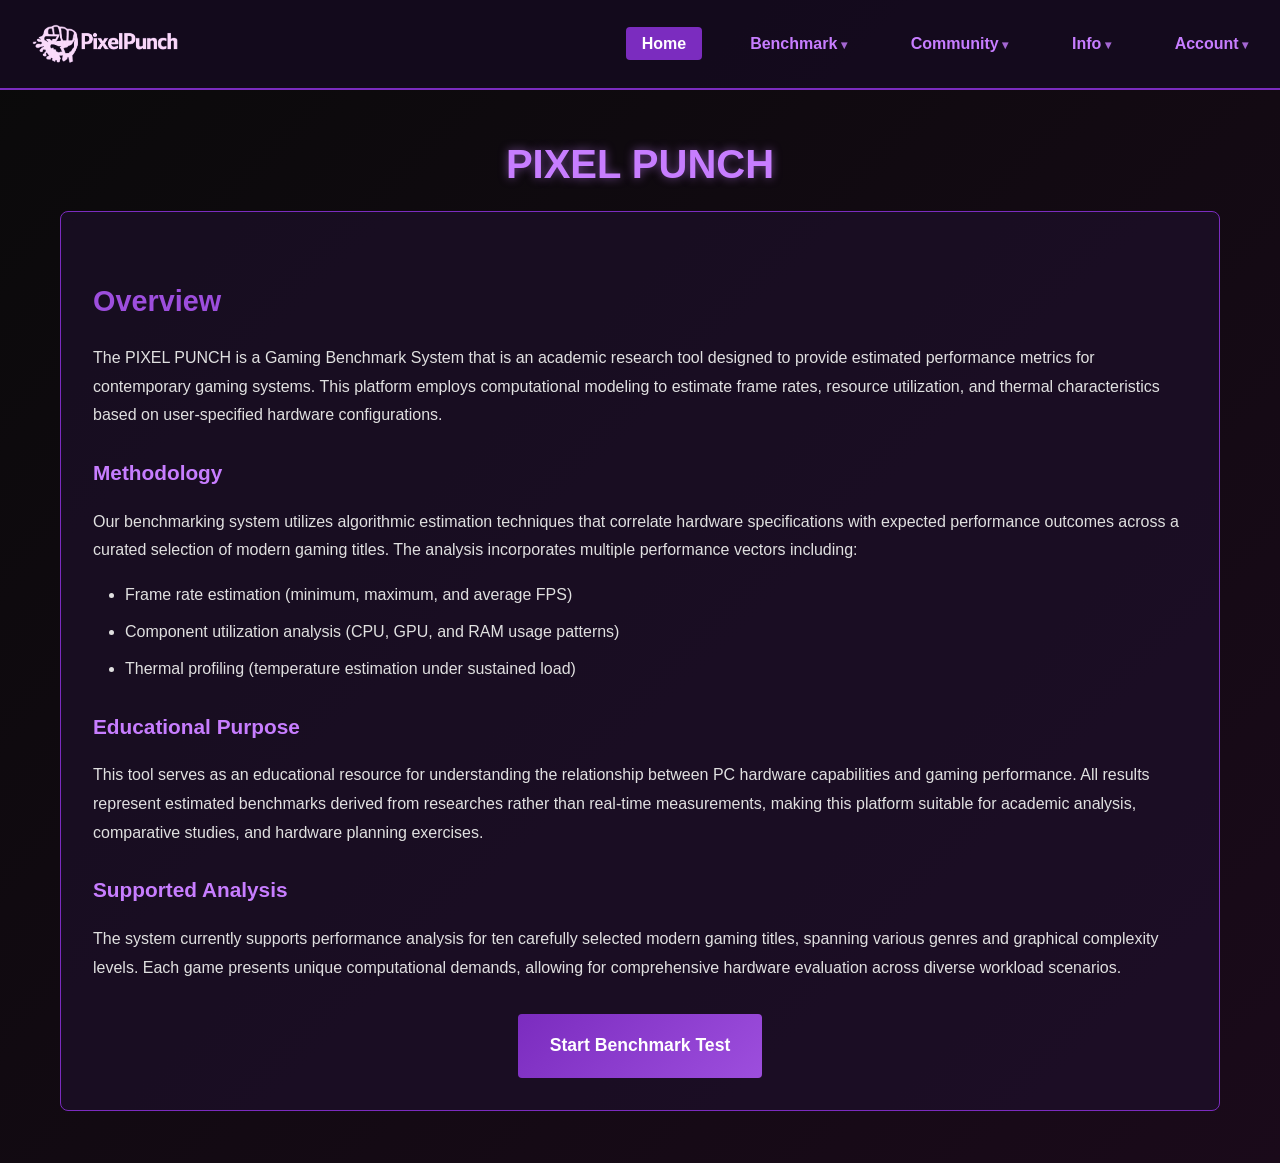
<file: frontend/index.html>
<!DOCTYPE html>
<html lang="en">
<head>
    <meta charset="UTF-8">
    <meta name="viewport" content="width=device-width, initial-scale=1.0">
    <title>PIXEL PUNCH - Home</title>
    <link rel="stylesheet" href="style.css">
</head>
<body>
    <nav>
        <div class="nav-logo">
            <a href="index.html">
                <img src="logo.png" alt="PIXEL PUNCH Logo" class="logo-img">
            </a>
        </div>
        <ul>
            <li><a href="index.html" class="active" id="nav-home">Home</a></li>
            <li>
                <a href="#" class="has-dropdown" id="nav-benchmark">Benchmark</a>
                <div class="dropdown">
                    <a href="benchmark.html" id="nav-benchmark-test">Benchmark Test</a>
                    <a href="result.html" id="nav-results">Results</a>
                    <a href="compare.html" id="nav-compare">Compare</a>
                    <a href="requirements.html" id="nav-requirements">Can I Run It?</a>
                </div>
            </li>
            <li>
                <a href="#" class="has-dropdown" id="nav-community">Community</a>
                <div class="dropdown">
                    <a href="reviews.html" id="nav-reviews">Reviews</a>
                    <a href="comments.html" id="nav-comments">Comments</a>
                </div>
            </li>
            <li>
                <a href="#" class="has-dropdown" id="nav-info">Info</a>
                <div class="dropdown">
                    <a href="about.html" id="nav-about">About</a>
                    <a href="technical_architecture.html" id="nav-tech">Technical Architecture</a>
                    <a href="limitations.html" id="nav-limitations">Limitations</a>
                    <a href="contact.html" id="nav-contact">Contact</a>
                </div>
            </li>
            <li>
                <a href="#" class="has-dropdown" id="nav-account">Account</a>
                <div class="dropdown">
                    <a href="settings.html" id="nav-settings">Settings</a>
                    <a href="notifications.html" id="nav-notifications">Notifications</a>
                    <a href="login.html" id="nav-login">Login</a>
                    <a href="register.html" id="nav-register">Register</a>
                </div>
            </li>
        </ul>
    </nav>

    <div class="container">
        <h1>PIXEL PUNCH</h1>
        <div class="intro">
            <h2>Overview</h2>
            <p>The PIXEL PUNCH is a Gaming Benchmark System that is an academic research tool designed to provide estimated performance metrics for contemporary gaming systems. This platform employs computational modeling to estimate frame rates, resource utilization, and thermal characteristics based on user-specified hardware configurations.</p>
            
            <h3>Methodology</h3>
            <p>Our benchmarking system utilizes algorithmic estimation techniques that correlate hardware specifications with expected performance outcomes across a curated selection of modern gaming titles. The analysis incorporates multiple performance vectors including:</p>
            <ul>
                <li>Frame rate estimation (minimum, maximum, and average FPS)</li>
                <li>Component utilization analysis (CPU, GPU, and RAM usage patterns)</li>
                <li>Thermal profiling (temperature estimation under sustained load)</li>
            </ul>
            
            <h3>Educational Purpose</h3>
            <p>This tool serves as an educational resource for understanding the relationship between PC hardware capabilities and gaming performance. All results represent estimated benchmarks derived from researches rather than real-time measurements, making this platform suitable for academic analysis, comparative studies, and hardware planning exercises.</p>
            
            <h3>Supported Analysis</h3>
            <p>The system currently supports performance analysis for ten carefully selected modern gaming titles, spanning various genres and graphical complexity levels. Each game presents unique computational demands, allowing for comprehensive hardware evaluation across diverse workload scenarios.</p>
            
            <div style="text-align: center; margin-top: 2rem;">
                <a href="benchmark.html" class="btn">Start Benchmark Test</a>
            </div>
        </div>
    </div>
    <script src="script.js"></script>
</body>
</html>
</file>
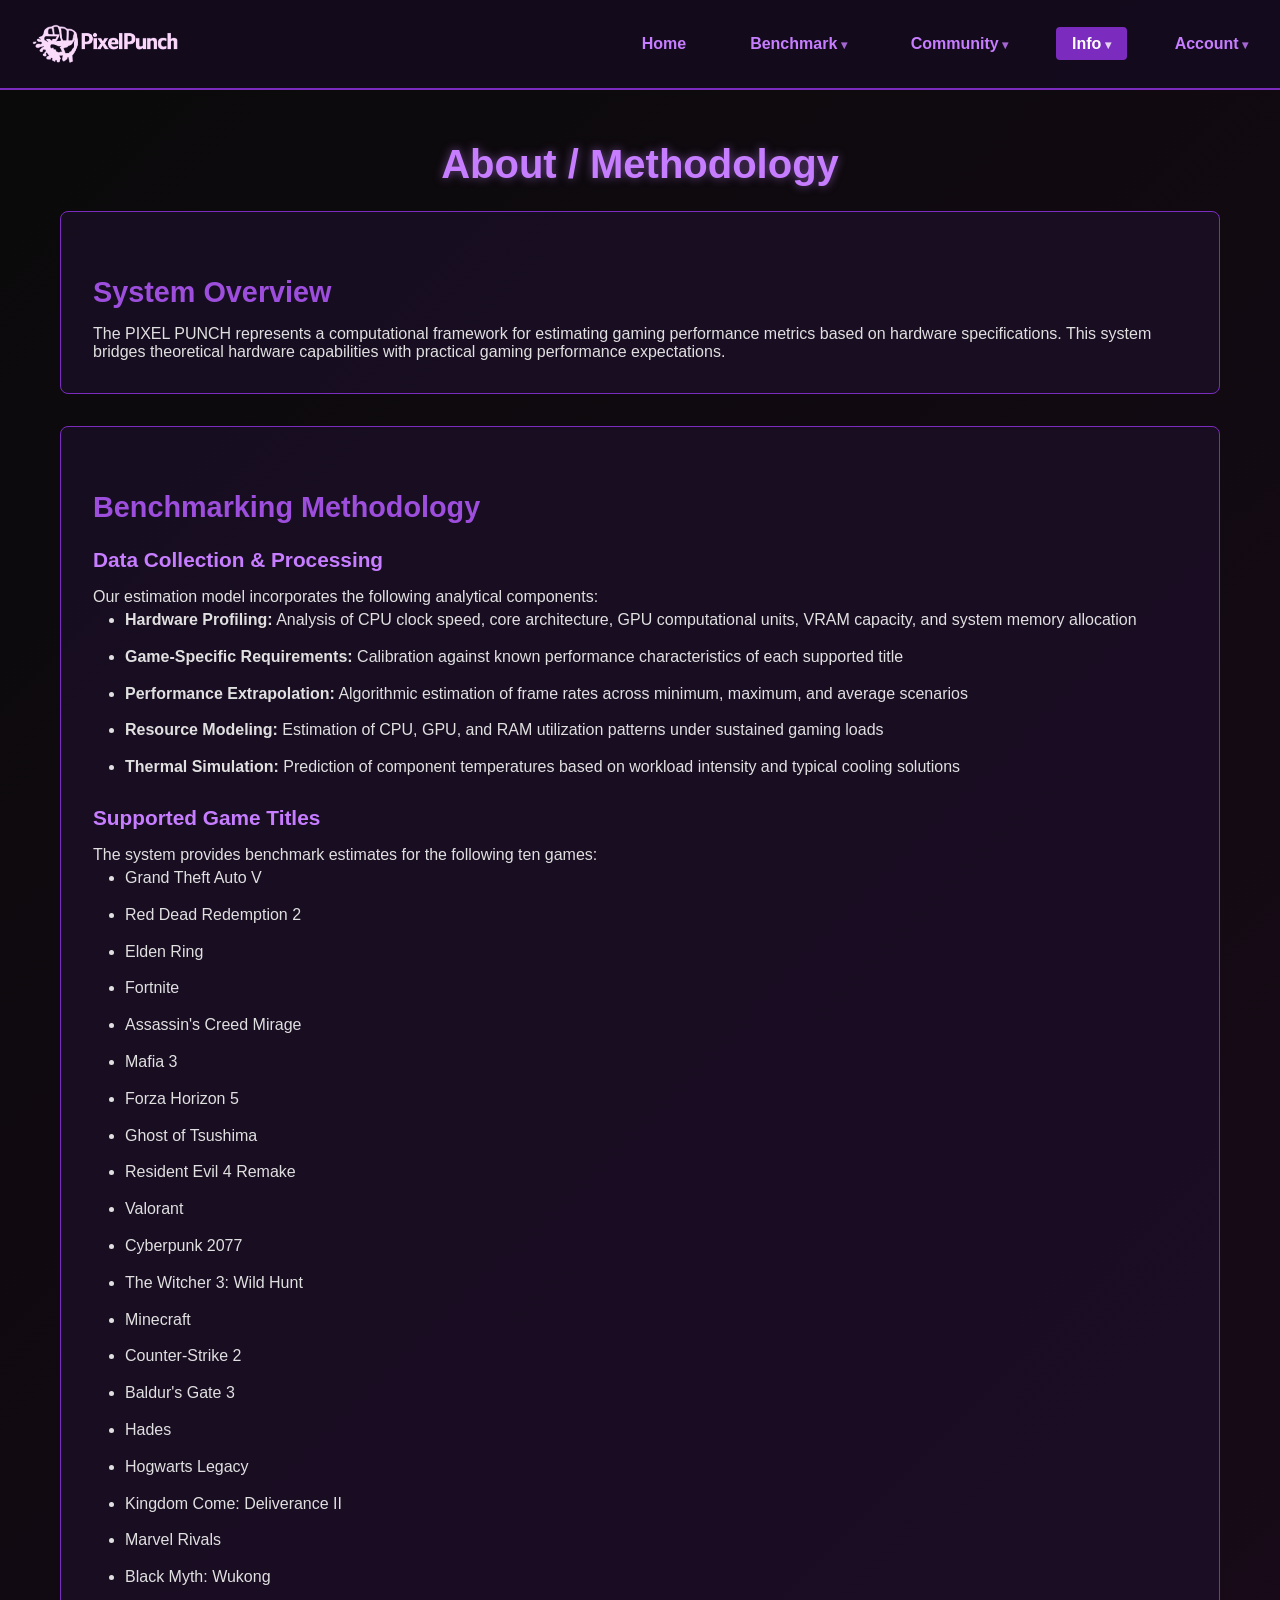
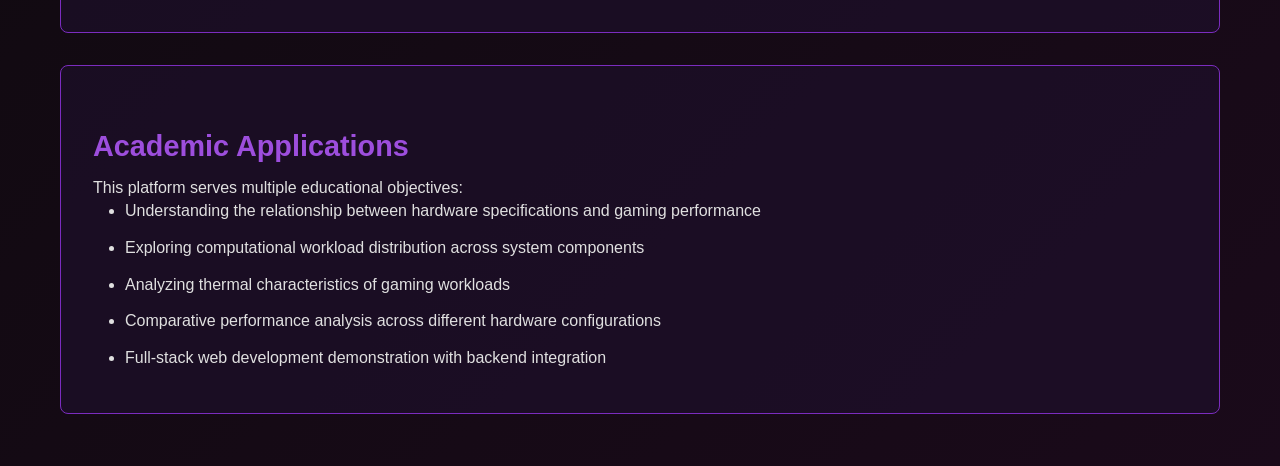
<file: frontend/about.html>
<!DOCTYPE html>
<html lang="en">
<head>
    <meta charset="UTF-8">
    <meta name="viewport" content="width=device-width, initial-scale=1.0">
    <title>PIXEL PUNCH - About</title>
    <link rel="stylesheet" href="style.css">
</head>
<body>
    <nav>
        <div class="nav-logo">
            <a href="index.html">
                <img src="logo.png" alt="PIXEL PUNCH Logo" class="logo-img">
            </a>
        </div>
        <ul>
            <li><a href="index.html" id="nav-home">Home</a></li>
            <li>
                <a href="benchmark.html" class="has-dropdown" id="nav-benchmark">Benchmark</a>
                <div class="dropdown">
                    <a href="benchmark.html" id="nav-benchmark-test">Benchmark Test</a>
                    <a href="result.html" id="nav-results">Results</a>
                    <a href="compare.html" id="nav-compare">Compare</a>
                    <a href="requirements.html" id="nav-requirements">Can I Run It?</a>
                </div>
            </li>
            <li>
                <a href="reviews.html" class="has-dropdown" id="nav-community">Community</a>
                <div class="dropdown">
                    <a href="reviews.html" id="nav-reviews">Reviews</a>
                    <a href="comments.html" id="nav-comments">Comments</a>
                </div>
            </li>
            <li>
                <a href="about.html" class="has-dropdown active" class="active" id="nav-info">Info</a>
                <div class="dropdown">
                    <a href="about.html" class="active" id="nav-about">About</a>
                    <a href="technical_architecture.html" id="nav-tech">Technical Architecture</a>
                    <a href="limitations.html" id="nav-limitations">Limitations</a>
                    <a href="contact.html" id="nav-contact">Contact</a>
                </div>
            </li>
            <li>
                <a href="settings.html" class="has-dropdown" id="nav-account">Account</a>
                <div class="dropdown">
                    <a href="settings.html" id="nav-settings">Settings</a>
                    <a href="notifications.html" id="nav-notifications">Notifications</a>
                    <a href="login.html" id="nav-login">Login</a>
                    <a href="register.html" id="nav-register">Register</a>
                </div>
            </li>
        </ul>
    </nav>

    <div class="container">
        <h1>About / Methodology</h1>
        
        <div class="methodology-section">
            <h2>System Overview</h2>
            <p>The PIXEL PUNCH represents a computational framework for estimating gaming performance metrics based on hardware specifications. This system bridges theoretical hardware capabilities with practical gaming performance expectations.</p>
        </div>

        <div class="methodology-section">
            <h2>Benchmarking Methodology</h2>
            <h3>Data Collection & Processing</h3>
            <p>Our estimation model incorporates the following analytical components:</p>
            <ul>
                <li><strong>Hardware Profiling:</strong> Analysis of CPU clock speed, core architecture, GPU computational units, VRAM capacity, and system memory allocation</li>
                <li><strong>Game-Specific Requirements:</strong> Calibration against known performance characteristics of each supported title</li>
                <li><strong>Performance Extrapolation:</strong> Algorithmic estimation of frame rates across minimum, maximum, and average scenarios</li>
                <li><strong>Resource Modeling:</strong> Estimation of CPU, GPU, and RAM utilization patterns under sustained gaming loads</li>
                <li><strong>Thermal Simulation:</strong> Prediction of component temperatures based on workload intensity and typical cooling solutions</li>
            </ul>

            <h3>Supported Game Titles</h3>
            <p>The system provides benchmark estimates for the following ten games:</p>
            <ul>
                <li>Grand Theft Auto V</li>
                <li>Red Dead Redemption 2</li>
                <li>Elden Ring</li>
                <li>Fortnite</li>
                <li>Assassin's Creed Mirage</li>
                <li>Mafia 3</li>
                <li>Forza Horizon 5</li>
                <li>Ghost of Tsushima</li>
                <li>Resident Evil 4 Remake</li>
                <li>Valorant</li>
                <li>Cyberpunk 2077</li>
                <li>The Witcher 3: Wild Hunt</li>
                <li>Minecraft</li>
                <li>Counter-Strike 2</li>
                <li>Baldur's Gate 3</li>
                <li>Hades</li>
                <li>Hogwarts Legacy</li>
                <li>Kingdom Come: Deliverance II</li>
                <li>Marvel Rivals</li>
                <li>Black Myth: Wukong</li>
            </ul>
        </div>

        <div class="methodology-section">
            <h2>Academic Applications</h2>
            <p>This platform serves multiple educational objectives:</p>
            <ul>
                <li>Understanding the relationship between hardware specifications and gaming performance</li>
                <li>Exploring computational workload distribution across system components</li>
                <li>Analyzing thermal characteristics of gaming workloads</li>
                <li>Comparative performance analysis across different hardware configurations</li>
                <li>Full-stack web development demonstration with backend integration</li>
            </ul>
        </div>
    </div>
    <script src="script.js"></script>
</body>
</html>
</file>
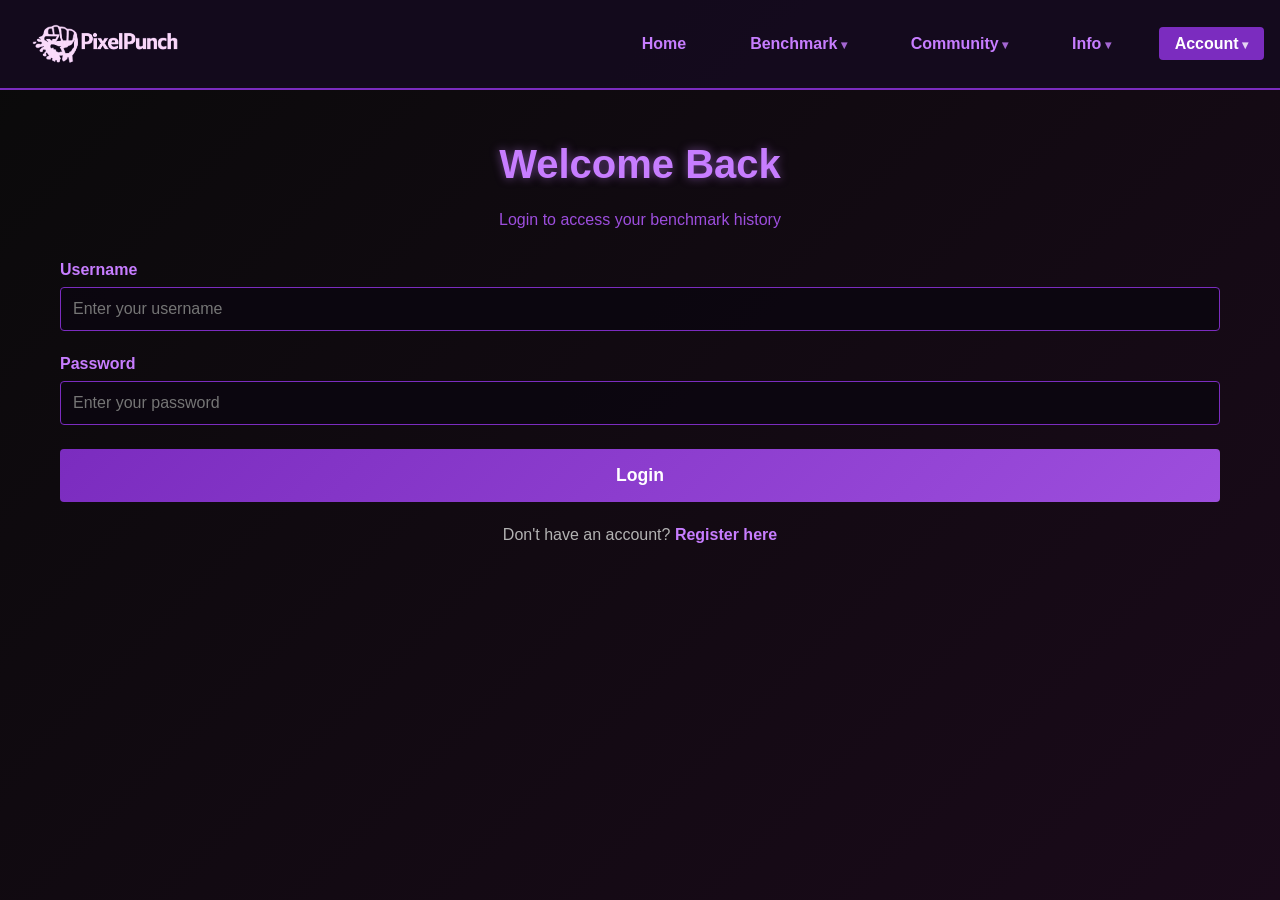
<file: frontend/benchmark.html>
<!DOCTYPE html>
<html lang="en">
<head>
    <meta charset="UTF-8">
    <meta name="viewport" content="width=device-width, initial-scale=1.0">
    <title>PIXEL PUNCH - Benchmark Test</title>
    <link rel="stylesheet" href="style.css">
</head>
<body>
    <nav>
        <div class="nav-logo">
            <a href="index.html">
                <img src="logo.png" alt="PIXEL PUNCH Logo" class="logo-img">
            </a>
        </div>
        <ul>
            <li><a href="index.html" id="nav-home">Home</a></li>
            <li>
                <a href="benchmark.html" class="has-dropdown active" class="active" id="nav-benchmark">Benchmark</a>
                <div class="dropdown">
                    <a href="benchmark.html" class="active" id="nav-benchmark-test">Benchmark Test</a>
                    <a href="result.html" id="nav-results">Results</a>
                    <a href="compare.html" id="nav-compare">Compare</a>
                    <a href="requirements.html" id="nav-requirements">Can I Run It?</a>
                </div>
            </li>
            <li>
                <a href="reviews.html" class="has-dropdown" id="nav-community">Community</a>
                <div class="dropdown">
                    <a href="reviews.html" id="nav-reviews">Reviews</a>
                    <a href="comments.html" id="nav-comments">Comments</a>
                </div>
            </li>
            <li>
                <a href="about.html" class="has-dropdown" id="nav-info">Info</a>
                <div class="dropdown">
                    <a href="about.html" id="nav-about">About</a>
                    <a href="technical_architecture.html" id="nav-tech">Technical Architecture</a>
                    <a href="limitations.html" id="nav-limitations">Limitations</a>
                    <a href="contact.html" id="nav-contact">Contact</a>
                </div>
            </li>
            <li>
                <a href="settings.html" class="has-dropdown" id="nav-account">Account</a>
                <div class="dropdown">
                    <a href="settings.html" id="nav-settings">Settings</a>
                    <a href="notifications.html" id="nav-notifications">Notifications</a>
                    <a href="login.html" id="nav-login">Login</a>
                    <a href="register.html" id="nav-register">Register</a>
                </div>
            </li>
        </ul>
    </nav>

    <div class="container">
        <h1>Benchmark Test</h1>
        <p style="text-align: center; margin-bottom: 2rem; color: #9d4edd;">Enter your PC specifications below to receive estimated benchmark results</p>

        <!-- ── LOAD PROFILE SECTION ── -->
        <div class="form-section" id="profileSection" style="display:none;">
            <h2>Load a Saved Profile</h2>
            <p style="color:#b3b3b3; margin-bottom:1rem;">Select a saved hardware profile to auto-fill your specs.</p>
            <div style="display:flex; gap:1rem; align-items:center; flex-wrap:wrap;">
                <select id="profileDropdown" style="flex:1; min-width:200px;">
                    <option value="">-- Select a profile --</option>
                </select>
                <button type="button" class="btn" id="loadProfileBtn" style="margin:0; padding:0.75rem 1.5rem;">Load</button>
                <button type="button" id="deleteProfileBtn" style="margin:0; padding:0.75rem 1.5rem; background:transparent; border:1px solid #ef4444; color:#f87171; border-radius:4px; cursor:pointer; font-weight:600; transition:all 0.3s;">Delete</button>
            </div>
            <div id="profileMessage" style="margin-top:0.75rem; font-size:0.9rem; display:none;"></div>
        </div>

        <form id="benchmarkForm">
            <div class="form-section">
                <h2>CPU Specification</h2>
                <div class="form-group">
                    <label for="cpuName">CPU Name</label>
                    <select id="cpuName" name="cpuName" required>
                        <option value="">Select CPU Name</option>
                        <optgroup label="Intel">
                            <option value="Intel Core i3">Intel Core i3</option>
                            <option value="Intel Core i5">Intel Core i5</option>
                            <option value="Intel Core i7">Intel Core i7</option>
                            <option value="Intel Core i9">Intel Core i9</option>
                        </optgroup>
                        <optgroup label="AMD Ryzen 9000 Series">
                            <option value="AMD Ryzen 9 9950X">AMD Ryzen 9 9950X</option>
                            <option value="AMD Ryzen 9 9900X">AMD Ryzen 9 9900X</option>
                            <option value="AMD Ryzen 7 9800X3D">AMD Ryzen 7 9800X3D</option>
                            <option value="AMD Ryzen 7 9700X">AMD Ryzen 7 9700X</option>
                            <option value="AMD Ryzen 5 9600X">AMD Ryzen 5 9600X</option>
                        </optgroup>
                        <optgroup label="AMD Ryzen 7000 Series">
                            <option value="AMD Ryzen 7 7700">AMD Ryzen 7 7700</option>
                            <option value="AMD Ryzen 5 7600">AMD Ryzen 5 7600</option>
                        </optgroup>
                        <optgroup label="AMD Ryzen 5000 Series">
                            <option value="AMD Ryzen 5 5600">AMD Ryzen 5 5600</option>
                            <option value="AMD Ryzen 5 5500">AMD Ryzen 5 5500</option>
                        </optgroup>
                        <optgroup label="AMD Ryzen 4000 Series">
                            <option value="AMD Ryzen 3 4100">AMD Ryzen 3 4100</option>
                        </optgroup>
                    </select>
                </div>

                <div class="form-group">
                    <label for="cpuSpeed">CPU Speed (GHz)</label>
                    <input type="number" id="cpuSpeed" name="cpuSpeed" step="0.1" min="1" max="5" required placeholder="e.g., 3.6">
                </div>
            </div>

            <div class="form-section">
                <h2>Memory Specification</h2>
                <div class="form-group">
                    <label for="ramSize">RAM Size (GB)</label>
                    <select id="ramSize" name="ramSize" required>
                        <option value="">Select RAM Size</option>
                        <option value="4">4GB</option>
                        <option value="8">8GB</option>
                        <option value="16">16GB</option>
                        <option value="32">32GB</option>
                        <option value="64">64GB</option>
                    </select>
                </div>
            </div>

            <div class="form-section">
                <h2>GPU Specification</h2>
                <div class="form-group">
                    <label for="gpuName">GPU Name</label>
                    <input type="text" id="gpuName" name="gpuName" required placeholder="e.g., NVIDIA GeForce RTX 3070">
                </div>
                <div class="form-group">
                    <label for="gpuMemory">GPU Memory</label>
                    <select id="gpuMemory" name="gpuMemory" required>
                        <option value="">Select GPU Memory</option>
                        <option value="1">1GB</option>
                        <option value="2">2GB</option>
                        <option value="4">4GB</option>
                        <option value="8">8GB</option>
                        <option value="12">12GB</option>
                        <option value="16">16GB</option>
                    </select>
                </div>
            </div>

            <div class="form-section">
                <h2>Game Selection</h2>
                <div class="form-group">
                    <label for="gameSelect">Select Game</label>
                    <select id="gameSelect" name="gameSelect" required>
                        <option value="">Choose a game</option>
                        <optgroup label="Supported Games">
                            <option value="Grand Theft Auto V">Grand Theft Auto V</option>
                            <option value="Red Dead Redemption 2">Red Dead Redemption 2</option>
                            <option value="Elden Ring">Elden Ring</option>
                            <option value="Fortnite">Fortnite</option>
                            <option value="Assassin's Creed Mirage">Assassin's Creed Mirage</option>
                            <option value="Mafia 3">Mafia 3</option>
                            <option value="Forza Horizon 5">Forza Horizon 5</option>
                            <option value="Ghost of Tsushima">Ghost of Tsushima</option>
                            <option value="Resident Evil 4 Remake">Resident Evil 4 Remake</option>
                            <option value="Valorant">Valorant</option>
                            <option value="Cyberpunk 2077">Cyberpunk 2077</option>
                            <option value="The Witcher 3: Wild Hunt">The Witcher 3: Wild Hunt</option>
                            <option value="Minecraft">Minecraft</option>
                            <option value="Counter-Strike 2">Counter-Strike 2</option>
                            <option value="Baldur's Gate 3">Baldur's Gate 3</option>
                            <option value="Hades">Hades</option>
                            <option value="Hogwarts Legacy">Hogwarts Legacy</option>
                            <option value="Kingdom Come: Deliverance II">Kingdom Come: Deliverance II</option>
                            <option value="Marvel Rivals">Marvel Rivals</option>
                            <option value="Black Myth: Wukong">Black Myth: Wukong</option>
                        </optgroup>
                    </select>
                </div>
            </div>

            <!-- ── SAVE PROFILE SECTION ── -->
            <div class="form-section" id="saveProfileSection" style="display:none;">
                <h2>Save as Hardware Profile</h2>
                <p style="color:#b3b3b3; margin-bottom:1rem;">Save your current specs so you can load them quickly next time.</p>
                <div style="display:flex; gap:1rem; align-items:center; flex-wrap:wrap;">
                    <input type="text" id="profileNameInput" placeholder="e.g. My Gaming PC" style="flex:1; min-width:200px;" maxlength="100">
                    <button type="button" class="btn" id="saveProfileBtn" style="margin:0; padding:0.75rem 1.5rem;">Save Profile</button>
                </div>
                <div id="saveProfileMessage" style="margin-top:0.75rem; font-size:0.9rem; display:none;"></div>
            </div>

            <button type="submit" class="btn" id="submitBtn">Run Benchmark Analysis</button>
        </form>

        <div class="loading" id="loadingIndicator">
            <div class="spinner"></div>
            <p style="color: #c77dff;">Processing benchmark analysis...</p>
        </div>
    </div>

    <script src="script.js"></script>
</body>
</html>
</file>
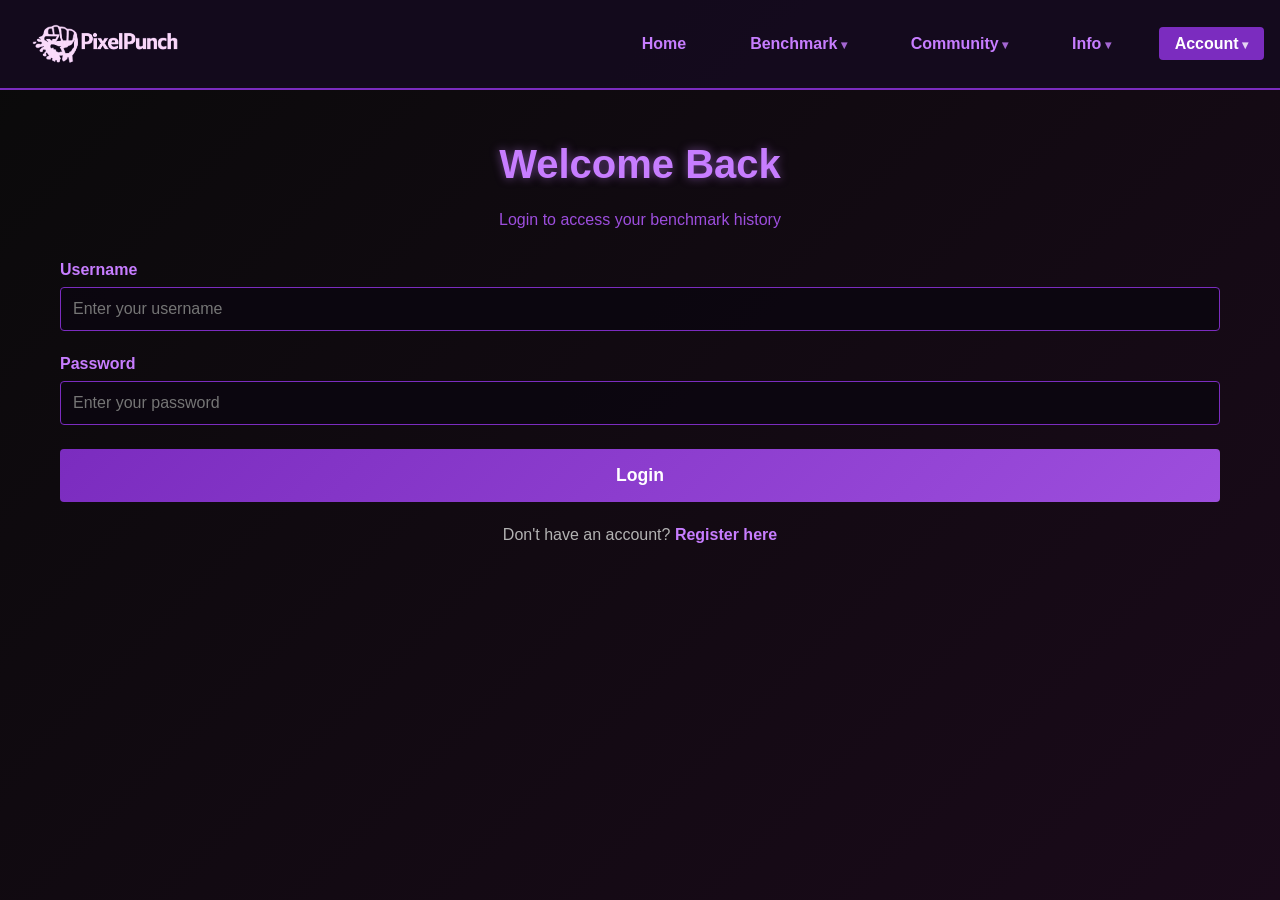
<file: frontend/comments.html>
<!DOCTYPE html>
<html lang="en">
<head>
    <meta charset="UTF-8">
    <meta name="viewport" content="width=device-width, initial-scale=1.0">
    <title>PIXEL PUNCH - Comments</title>
    <link rel="stylesheet" href="style.css">
    <style>
        .comment-card {
            background: rgba(10, 5, 15, 0.6);
            border-left: 3px solid #7b2cbf;
            border-radius: 4px;
            padding: 0.75rem 1rem;
            margin-bottom: 0.75rem;
        }
        .comment-meta {
            display: flex;
            justify-content: space-between;
            margin-bottom: 0.3rem;
            flex-wrap: wrap;
            gap: 0.3rem;
        }
        .comment-username { color: #c77dff; font-weight: 700; font-size: 0.9rem; }
        .comment-date     { color: #9d4edd; font-size: 0.8rem; }
        .comment-text     { color: #e0e0e0; font-size: 0.95rem; line-height: 1.6; }
        body.light-theme .comment-card  { background: rgba(240,230,255,0.5); }
        body.light-theme .comment-text  { color: #1a0a2e; }
    </style>
</head>
<body>
    <nav>
        <div class="nav-logo">
            <a href="index.html">
                <img src="logo.png" alt="PIXEL PUNCH Logo" class="logo-img">
            </a>
        </div>
        <ul>
            <li><a href="index.html" id="nav-home">Home</a></li>
            <li>
                <a href="benchmark.html" class="has-dropdown" id="nav-benchmark">Benchmark</a>
                <div class="dropdown">
                    <a href="benchmark.html" id="nav-benchmark-test">Benchmark Test</a>
                    <a href="result.html" id="nav-results">Results</a>
                    <a href="compare.html" id="nav-compare">Compare</a>
                    <a href="requirements.html" id="nav-requirements">Can I Run It?</a>
                </div>
            </li>
            <li>
                <a href="reviews.html" class="has-dropdown active" id="nav-community">Community</a>
                <div class="dropdown">
                    <a href="reviews.html" id="nav-reviews">Reviews</a>
                    <a href="comments.html" class="active" id="nav-comments">Comments</a>
                </div>
            </li>
            <li>
                <a href="about.html" class="has-dropdown" id="nav-info">Info</a>
                <div class="dropdown">
                    <a href="about.html" id="nav-about">About</a>
                    <a href="technical_architecture.html" id="nav-tech">Technical Architecture</a>
                    <a href="limitations.html" id="nav-limitations">Limitations</a>
                    <a href="contact.html" id="nav-contact">Contact</a>
                </div>
            </li>
            <li>
                <a href="settings.html" class="has-dropdown" id="nav-account">Account</a>
                <div class="dropdown">
                    <a href="settings.html" id="nav-settings">Settings</a>
                    <a href="notifications.html" id="nav-notifications">Notifications</a>
                    <a href="login.html" id="nav-login">Login</a>
                    <a href="register.html" id="nav-register">Register</a>
                </div>
            </li>
        </ul>
    </nav>

    <div class="container">
        <h1>Comments</h1>
        <p style="text-align:center; color:#9d4edd; margin-bottom:2rem;">
            Your benchmark history — view and comment on each run
        </p>

        <!-- Not logged in -->
        <div id="notLoggedIn" style="display:none; text-align:center; padding:3rem;">
            <p style="color:#9d4edd; font-size:1.2rem; margin-bottom:1.5rem;">
                You must be logged in to view your benchmark history and comments.
            </p>
            <a href="login.html" class="btn">Go to Login</a>
        </div>

        <!-- History + Comments -->
        <div id="historySection" style="display:none;">
            <div id="historyList"></div>
        </div>

        <div id="noHistory" style="display:none; text-align:center; padding:3rem;">
            <p style="color:#9d4edd; font-size:1.1rem; margin-bottom:1.5rem;">
                No benchmark results yet. Run a benchmark first!
            </p>
            <a href="benchmark.html" class="btn">Run Benchmark</a>
        </div>
    </div>

    <script src="script.js"></script>
</body>
</html>
</file>
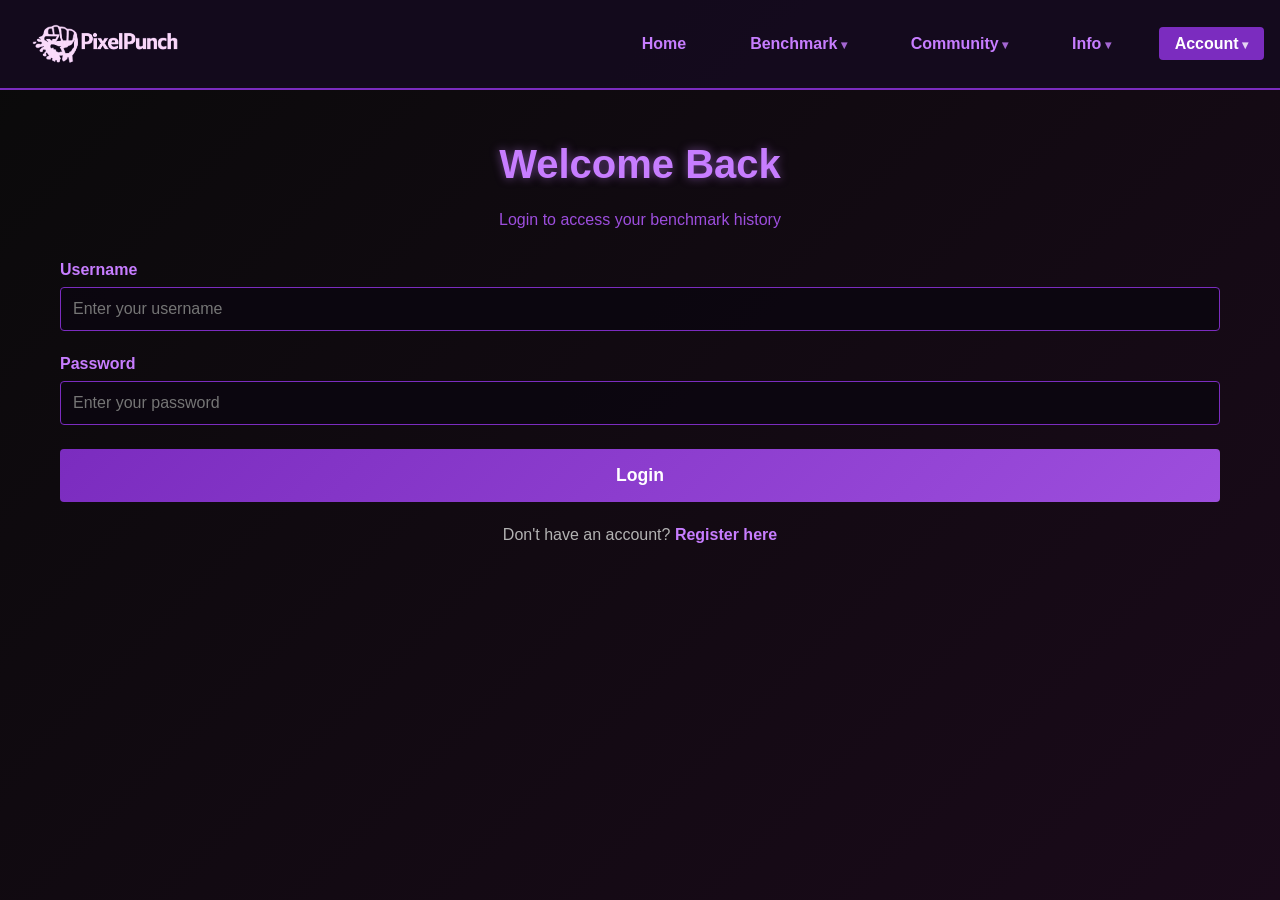
<file: frontend/compare.html>
<!DOCTYPE html>
<html lang="en">
<head>
    <meta charset="UTF-8">
    <meta name="viewport" content="width=device-width, initial-scale=1.0">
    <title>PIXEL PUNCH - Compare Benchmarks</title>
    <link rel="stylesheet" href="style.css">
</head>
<body>
    <nav>
        <div class="nav-logo">
            <a href="index.html">
                <img src="logo.png" alt="PIXEL PUNCH Logo" class="logo-img">
            </a>
        </div>
        <ul>
            <li><a href="index.html" id="nav-home">Home</a></li>
            <li>
                <a href="benchmark.html" class="has-dropdown active" class="active" id="nav-benchmark">Benchmark</a>
                <div class="dropdown">
                    <a href="benchmark.html" id="nav-benchmark-test">Benchmark Test</a>
                    <a href="result.html" id="nav-results">Results</a>
                    <a href="compare.html" class="active" id="nav-compare">Compare</a>
                    <a href="requirements.html" id="nav-requirements">Can I Run It?</a>
                </div>
            </li>
            <li>
                <a href="reviews.html" class="has-dropdown" id="nav-community">Community</a>
                <div class="dropdown">
                    <a href="reviews.html" id="nav-reviews">Reviews</a>
                    <a href="comments.html" id="nav-comments">Comments</a>
                </div>
            </li>
            <li>
                <a href="about.html" class="has-dropdown" id="nav-info">Info</a>
                <div class="dropdown">
                    <a href="about.html" id="nav-about">About</a>
                    <a href="technical_architecture.html" id="nav-tech">Technical Architecture</a>
                    <a href="limitations.html" id="nav-limitations">Limitations</a>
                    <a href="contact.html" id="nav-contact">Contact</a>
                </div>
            </li>
            <li>
                <a href="settings.html" class="has-dropdown" id="nav-account">Account</a>
                <div class="dropdown">
                    <a href="settings.html" id="nav-settings">Settings</a>
                    <a href="notifications.html" id="nav-notifications">Notifications</a>
                    <a href="login.html" id="nav-login">Login</a>
                    <a href="register.html" id="nav-register">Register</a>
                </div>
            </li>
        </ul>
    </nav>

    <div class="container">
        <h1>Compare Benchmarks</h1>
        <p style="text-align:center; color:#9d4edd; margin-bottom:2rem;">
            Select two of your benchmark results to compare them side by side
        </p>

        <!-- Not logged in message -->
        <div id="notLoggedIn" style="display:none; text-align:center; padding:3rem;">
            <p style="color:#9d4edd; font-size:1.2rem; margin-bottom:1.5rem;">
                You must be logged in to compare benchmarks.
            </p>
            <a href="login.html" class="btn">Go to Login</a>
        </div>

        <!-- Main compare UI -->
        <div id="compareUI">
            <div class="form-section">
                <h2>Select Two Results to Compare</h2>
                <p style="color:#b3b3b3; margin-bottom:1.5rem;">
                    These are loaded from your saved benchmark history.
                </p>

                <div style="display:grid; grid-template-columns:1fr 1fr; gap:2rem; margin-bottom:1.5rem;">
                    <div class="form-group" style="margin:0;">
                        <label for="resultA">Result A</label>
                        <select id="resultA">
                            <option value="">-- Select a result --</option>
                        </select>
                    </div>
                    <div class="form-group" style="margin:0;">
                        <label for="resultB">Result B</label>
                        <select id="resultB">
                            <option value="">-- Select a result --</option>
                        </select>
                    </div>
                </div>

                <div id="selectMessage" style="display:none; margin-bottom:1rem; font-size:0.95rem;"></div>

                <div style="text-align:center;">
                    <button class="btn" id="compareBtn" style="margin:0;">Compare Now</button>
                </div>
            </div>

            <!-- Comparison Results -->
            <div id="comparisonResult" style="display:none;">
                <h2>Comparison Results</h2>

                <!-- Header row showing game + hardware for each -->
                <div style="display:grid; grid-template-columns:1fr 1fr; gap:1.5rem; margin-bottom:2rem;">
                    <div class="spec-display" style="margin:0;">
                        <h3 style="margin-top:0; color:#c77dff;">Result A</h3>
                        <div id="headerA"></div>
                    </div>
                    <div class="spec-display" style="margin:0;">
                        <h3 style="margin-top:0; color:#c77dff;">Result B</h3>
                        <div id="headerB"></div>
                    </div>
                </div>

                <!-- Side-by-side comparison table -->
                <table>
                    <thead>
                        <tr>
                            <th>Metric</th>
                            <th id="colA">Result A</th>
                            <th id="colB">Result B</th>
                            <th>Winner</th>
                        </tr>
                    </thead>
                    <tbody id="comparisonTable"></tbody>
                </table>

                <div id="saveCompareMsg" style="text-align:center; margin:1rem 0; font-size:0.95rem; display:none;"></div>

                <div style="text-align:center; margin-top:1.5rem;">
                    <a href="benchmark.html" class="btn">Run New Benchmark</a>
                </div>
            </div>

            <!-- Past Comparisons -->
            <div id="pastComparisons" style="margin-top:3rem; display:none;">
                <h2>Your Past Comparisons</h2>
                <p style="color:#9d4edd; margin-bottom:1.5rem;">Previously saved comparisons.</p>
                <div id="pastComparisonsList"></div>
            </div>
        </div>
    </div>

    <script src="script.js"></script>
</body>
</html>
</file>
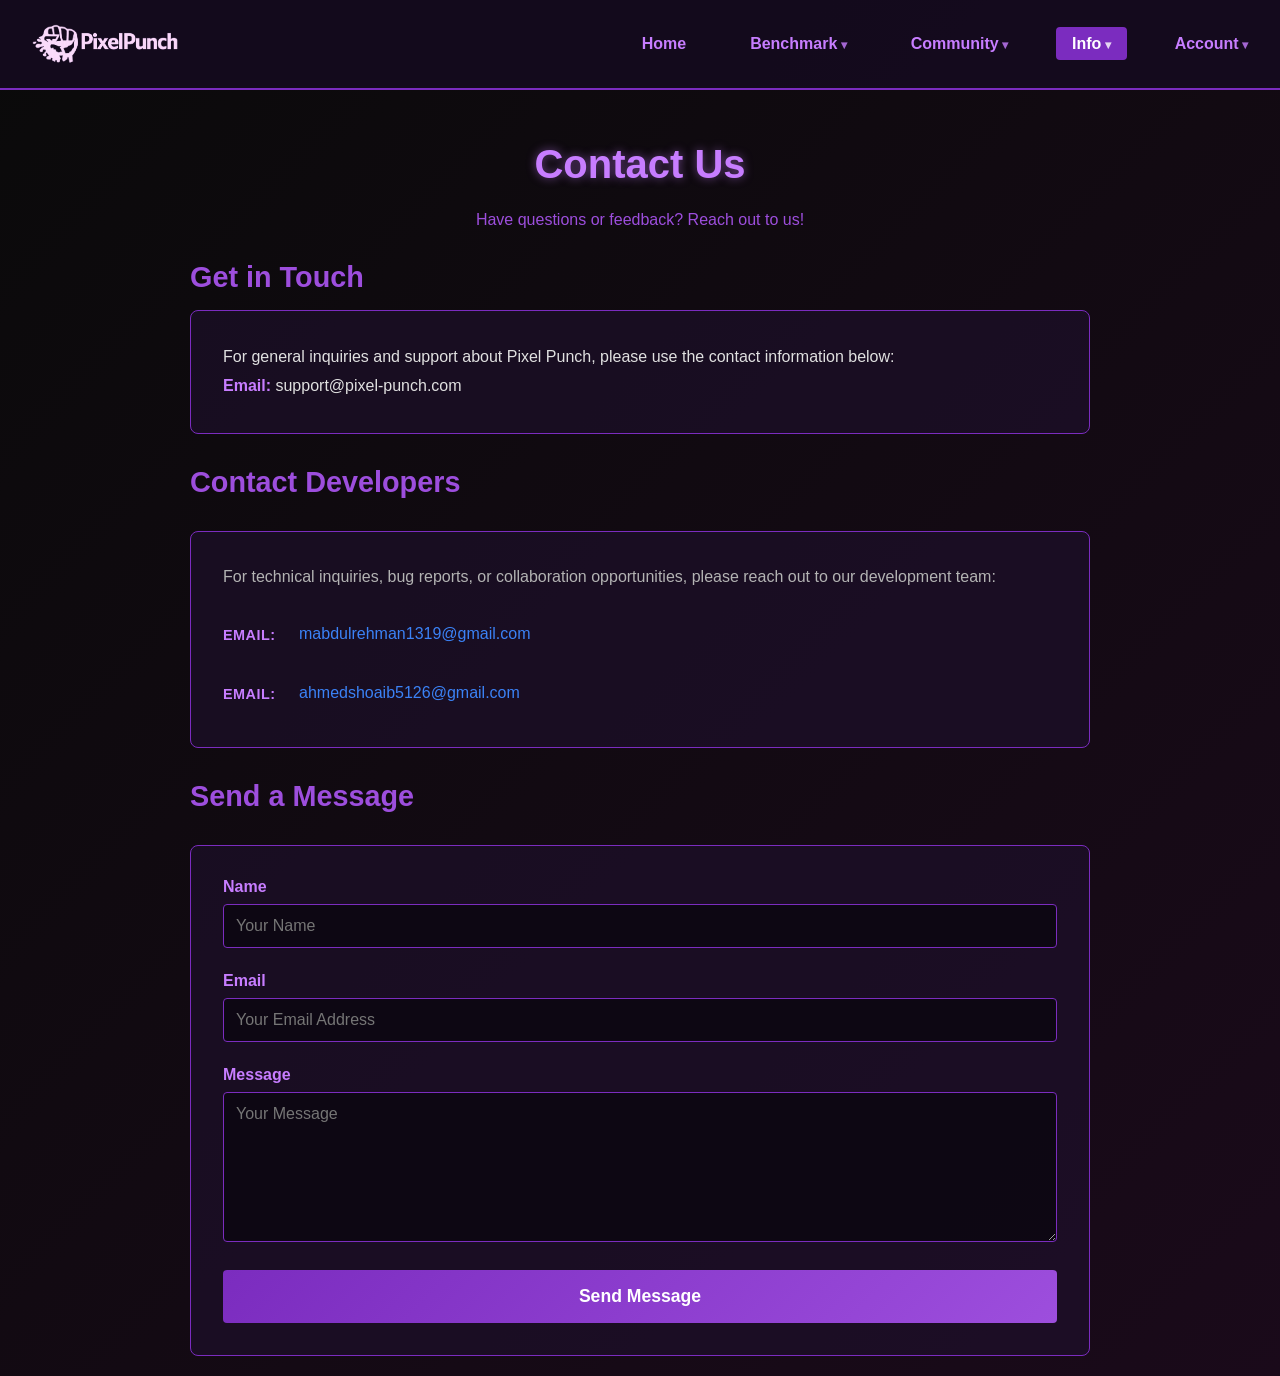
<file: frontend/contact.html>
<!DOCTYPE html>
<html lang="en">
<head>
    <meta charset="UTF-8">
    <meta name="viewport" content="width=device-width, initial-scale=1.0">
    <title>PIXEL PUNCH - Contact</title>
    <link rel="stylesheet" href="style.css">
</head>
<body>
    <nav>
        <div class="nav-logo">
            <a href="index.html">
                <img src="logo.png" alt="PIXEL PUNCH Logo" class="logo-img">
            </a>
        </div>
        <ul>
            <li><a href="index.html" id="nav-home">Home</a></li>
            <li>
                <a href="benchmark.html" class="has-dropdown" id="nav-benchmark">Benchmark</a>
                <div class="dropdown">
                    <a href="benchmark.html" id="nav-benchmark-test">Benchmark Test</a>
                    <a href="result.html" id="nav-results">Results</a>
                    <a href="compare.html" id="nav-compare">Compare</a>
                    <a href="requirements.html" id="nav-requirements">Can I Run It?</a>
                </div>
            </li>
            <li>
                <a href="reviews.html" class="has-dropdown" id="nav-community">Community</a>
                <div class="dropdown">
                    <a href="reviews.html" id="nav-reviews">Reviews</a>
                    <a href="comments.html" id="nav-comments">Comments</a>
                </div>
            </li>
            <li>
                <a href="about.html" class="has-dropdown active" class="active" id="nav-info">Info</a>
                <div class="dropdown">
                    <a href="about.html" id="nav-about">About</a>
                    <a href="technical_architecture.html" id="nav-tech">Technical Architecture</a>
                    <a href="limitations.html" id="nav-limitations">Limitations</a>
                    <a href="contact.html" class="active" id="nav-contact">Contact</a>
                </div>
            </li>
            <li>
                <a href="settings.html" class="has-dropdown" id="nav-account">Account</a>
                <div class="dropdown">
                    <a href="settings.html" id="nav-settings">Settings</a>
                    <a href="notifications.html" id="nav-notifications">Notifications</a>
                    <a href="login.html" id="nav-login">Login</a>
                    <a href="register.html" id="nav-register">Register</a>
                </div>
            </li>
        </ul>
    </nav>

    <div class="container">
        <h1>Contact Us</h1>
        <p style="text-align: center; margin-bottom: 2rem; color: #9d4edd;">Have questions or feedback? Reach out to us!</p>

        <div class="contact-info">
            <h2>Get in Touch</h2>
            
            <div class="contact-details">
                <div class="contact-item">
                    <p>For general inquiries and support about Pixel Punch, please use the contact information below:</p>
                    <strong>Email:</strong> support@pixel-punch.com
                </div>
            </div>

            <h2>Contact Developers</h2>
            <section class="developers-section">
                <p>For technical inquiries, bug reports, or collaboration opportunities, please reach out to our development team:</p>

                <div class="contact-methods">
                    <div class="contact-method">
                        <span class="method-label">Email:</span>
                        <a href="mailto:mabdulrehman1319@gmail.com">mabdulrehman1319@gmail.com</a>
                    </div>

                    <div class="contact-method">
                        <span class="method-label">Email:</span>
                        <a href="mailto:ahmedshoaib5126@gmail.com">ahmedshoaib5126@gmail.com</a>
                    </div>
                </div>
            </section>

            <h2>Send a Message</h2>
            <form id="contactForm" action="/api/contact" method="POST">
                <div class="form-group">
                    <label for="name">Name</label>
                    <input type="text" id="name" name="name" required placeholder="Your Name">
                </div>
                <div class="form-group">
                    <label for="email">Email</label>
                    <input type="email" id="email" name="email" required placeholder="Your Email Address">
                </div>
                <div class="form-group">
                    <label for="message">Message</label>
                    <textarea id="message" name="message" rows="5" required placeholder="Your Message"></textarea>
                </div>
                <button type="submit">Send Message</button>
            </form>
        </div>
    </div>
    <script src="script.js"></script>
</body>
</html>
</file>
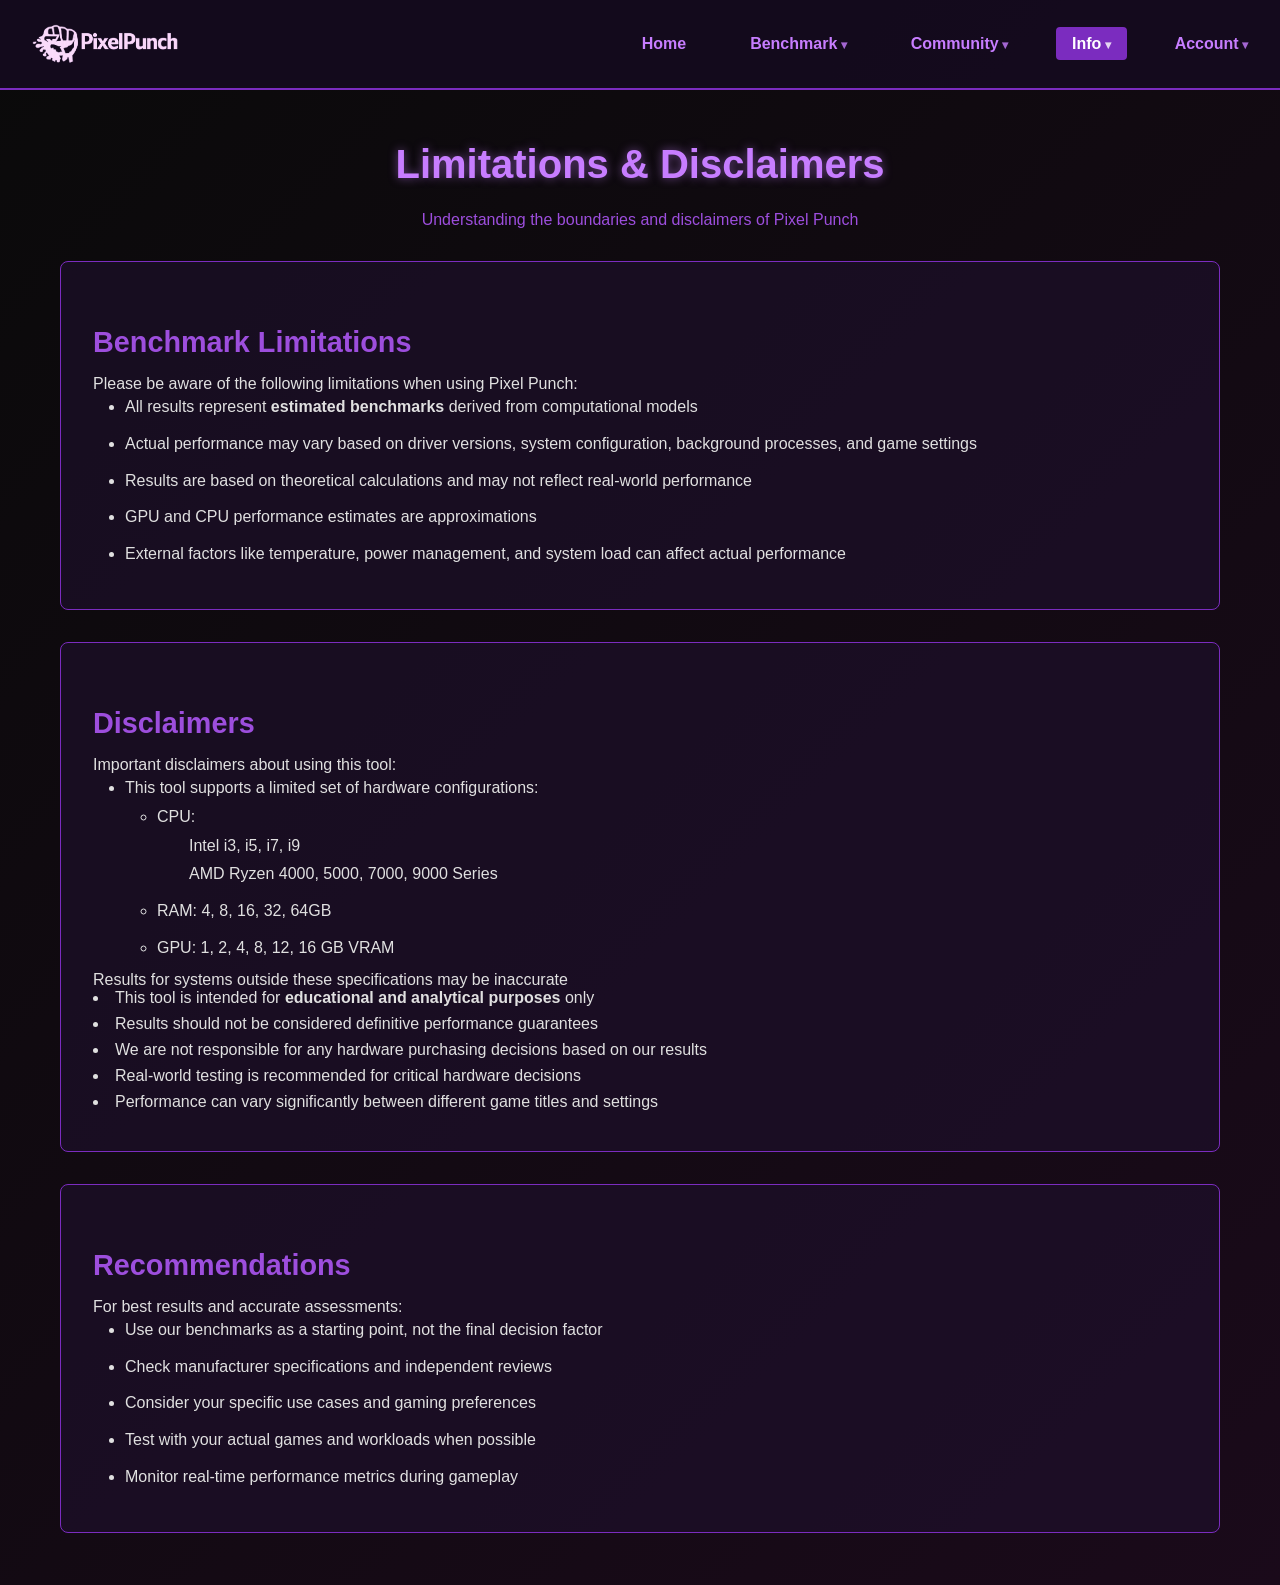
<file: frontend/limitations.html>
<!DOCTYPE html>
<html lang="en">
<head>
    <meta charset="UTF-8">
    <meta name="viewport" content="width=device-width, initial-scale=1.0">
    <title>PIXEL PUNCH - Limitations</title>
    <link rel="stylesheet" href="style.css">
</head>
<body>
    <nav>
        <div class="nav-logo">
            <a href="index.html">
                <img src="logo.png" alt="PIXEL PUNCH Logo" class="logo-img">
            </a>
        </div>
        <ul>
            <li><a href="index.html" id="nav-home">Home</a></li>
            <li>
                <a href="benchmark.html" class="has-dropdown" id="nav-benchmark">Benchmark</a>
                <div class="dropdown">
                    <a href="benchmark.html" id="nav-benchmark-test">Benchmark Test</a>
                    <a href="result.html" id="nav-results">Results</a>
                    <a href="compare.html" id="nav-compare">Compare</a>
                    <a href="requirements.html" id="nav-requirements">Can I Run It?</a>
                </div>
            </li>
            <li>
                <a href="reviews.html" class="has-dropdown" id="nav-community">Community</a>
                <div class="dropdown">
                    <a href="reviews.html" id="nav-reviews">Reviews</a>
                    <a href="comments.html" id="nav-comments">Comments</a>
                </div>
            </li>
            <li>
                <a href="about.html" class="has-dropdown active" class="active" id="nav-info">Info</a>
                <div class="dropdown">
                    <a href="about.html" id="nav-about">About</a>
                    <a href="technical_architecture.html" id="nav-tech">Technical Architecture</a>
                    <a href="limitations.html" class="active" id="nav-limitations">Limitations</a>
                    <a href="contact.html" id="nav-contact">Contact</a>
                </div>
            </li>
            <li>
                <a href="settings.html" class="has-dropdown" id="nav-account">Account</a>
                <div class="dropdown">
                    <a href="settings.html" id="nav-settings">Settings</a>
                    <a href="notifications.html" id="nav-notifications">Notifications</a>
                    <a href="login.html" id="nav-login">Login</a>
                    <a href="register.html" id="nav-register">Register</a>
                </div>
            </li>
        </ul>
    </nav>

    <div class="container">
        <h1>Limitations & Disclaimers</h1>
        <p style="text-align: center; margin-bottom: 2rem; color: #9d4edd;">Understanding the boundaries and disclaimers of Pixel Punch</p>

        <div class="methodology-section">
            <h2>Benchmark Limitations</h2>
            <p>Please be aware of the following limitations when using Pixel Punch:</p>
            <ul>
                <li>All results represent <strong>estimated benchmarks</strong> derived from computational models</li>
                <li>Actual performance may vary based on driver versions, system configuration, background processes, and game settings</li>
                <li>Results are based on theoretical calculations and may not reflect real-world performance</li>
                <li>GPU and CPU performance estimates are approximations</li>
                <li>External factors like temperature, power management, and system load can affect actual performance</li>
            </ul>
        </div>

        <div class="methodology-section">
            <h2>Disclaimers</h2>
            <p>Important disclaimers about using this tool:</p>
            <ul>
                <li>This tool supports a limited set of hardware configurations: 
                    <ul>
                        <li>CPU: 
                            <ul>Intel i3, i5, i7, i9</ul>
                            <ul>AMD Ryzen 4000, 5000, 7000, 9000 Series</ul>
                        </li>
                        <li>RAM: 4, 8, 16, 32, 64GB</li>
                        <li>GPU: 1, 2, 4, 8, 12, 16 GB VRAM</li>
                    </ul>
                </ul>Results for systems outside these specifications may be inaccurate</li>
                <li>This tool is intended for <strong>educational and analytical purposes</strong> only</li>
                <li>Results should not be considered definitive performance guarantees</li>
                <li>We are not responsible for any hardware purchasing decisions based on our results</li>
                <li>Real-world testing is recommended for critical hardware decisions</li>
                <li>Performance can vary significantly between different game titles and settings</li>
            </ul>
        </div>

        <div class="methodology-section">
            <h2>Recommendations</h2>
            <p>For best results and accurate assessments:</p>
            <ul>
                <li>Use our benchmarks as a starting point, not the final decision factor</li>
                <li>Check manufacturer specifications and independent reviews</li>
                <li>Consider your specific use cases and gaming preferences</li>
                <li>Test with your actual games and workloads when possible</li>
                <li>Monitor real-time performance metrics during gameplay</li>
            </ul>
        </div>
    </div>
    <script src="script.js"></script>
</body>
</html>
</file>
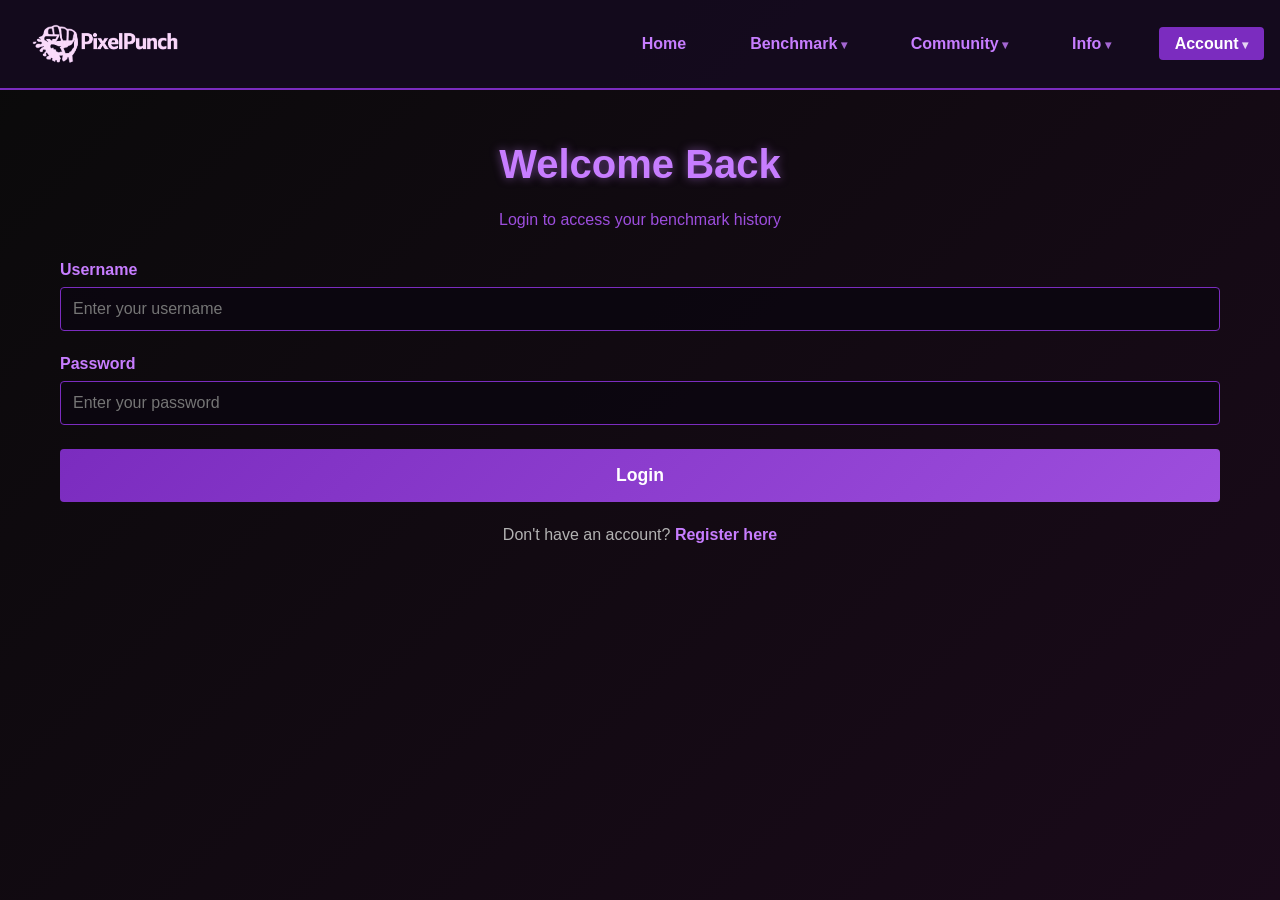
<file: frontend/login.html>
<!DOCTYPE html>
<html lang="en">
<head>
    <meta charset="UTF-8">
    <meta name="viewport" content="width=device-width, initial-scale=1.0">
    <title>PIXEL PUNCH - Login</title>
    <link rel="stylesheet" href="style.css">
</head>
<body>
    <nav>
        <div class="nav-logo">
            <a href="index.html">
                <img src="logo.png" alt="PIXEL PUNCH Logo" class="logo-img">
            </a>
        </div>
        <ul>
            <li><a href="index.html" id="nav-home">Home</a></li>
            <li>
                <a href="benchmark.html" class="has-dropdown" id="nav-benchmark">Benchmark</a>
                <div class="dropdown">
                    <a href="benchmark.html" id="nav-benchmark-test">Benchmark Test</a>
                    <a href="result.html" id="nav-results">Results</a>
                    <a href="compare.html" id="nav-compare">Compare</a>
                    <a href="requirements.html" id="nav-requirements">Can I Run It?</a>
                </div>
            </li>
            <li>
                <a href="reviews.html" class="has-dropdown" id="nav-community">Community</a>
                <div class="dropdown">
                    <a href="reviews.html" id="nav-reviews">Reviews</a>
                    <a href="comments.html" id="nav-comments">Comments</a>
                </div>
            </li>
            <li>
                <a href="about.html" class="has-dropdown" id="nav-info">Info</a>
                <div class="dropdown">
                    <a href="about.html" id="nav-about">About</a>
                    <a href="technical_architecture.html" id="nav-tech">Technical Architecture</a>
                    <a href="limitations.html" id="nav-limitations">Limitations</a>
                    <a href="contact.html" id="nav-contact">Contact</a>
                </div>
            </li>
            <li>
                <a href="settings.html" class="has-dropdown active" class="active" id="nav-account">Account</a>
                <div class="dropdown">
                    <a href="settings.html" id="nav-settings">Settings</a>
                    <a href="notifications.html" id="nav-notifications">Notifications</a>
                    <a href="login.html" class="active" id="nav-login">Login</a>
                    <a href="register.html" id="nav-register">Register</a>
                </div>
            </li>
        </ul>
    </nav>

    <div class="container">
        <h1>Welcome Back</h1>
        <p style="text-align:center; color:#9d4edd; margin-bottom:2rem;">Login to access your benchmark history</p>

        <div class="auth-card">
            <!-- Error / Success messages -->
            <div id="authMessage" class="auth-message" style="display:none;"></div>

            <form id="loginForm">
                <div class="form-group">
                    <label for="loginUsername">Username</label>
                    <input type="text" id="loginUsername" name="username" required placeholder="Enter your username">
                </div>
                <div class="form-group">
                    <label for="loginPassword">Password</label>
                    <input type="password" id="loginPassword" name="password" required placeholder="Enter your password">
                </div>
                <button type="submit" class="btn" style="width:100%; margin:1.5rem 0 0 0;">Login</button>
            </form>

            <p style="text-align:center; margin-top:1.5rem; color:#b3b3b3;">
                Don't have an account? 
                <a href="register.html" style="color:#c77dff; text-decoration:none; font-weight:600;">Register here</a>
            </p>
        </div>
    </div>

    <script src="script.js"></script>
</body>
</html>
</file>
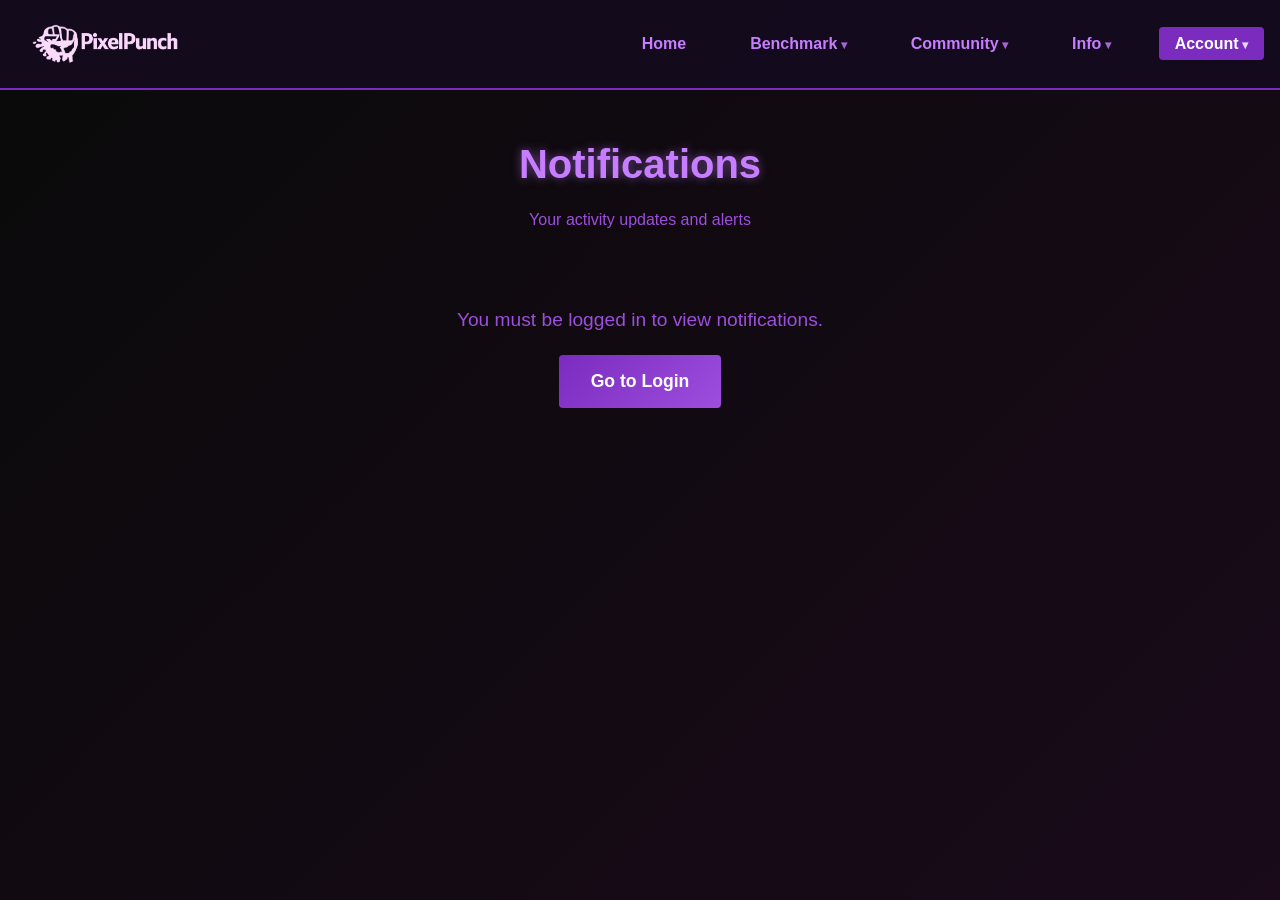
<file: frontend/notifications.html>
<!DOCTYPE html>
<html lang="en">
<head>
    <meta charset="UTF-8">
    <meta name="viewport" content="width=device-width, initial-scale=1.0">
    <title>PIXEL PUNCH - Notifications</title>
    <link rel="stylesheet" href="style.css">
</head>
<body>
    <nav>
        <div class="nav-logo">
            <a href="index.html">
                <img src="logo.png" alt="PIXEL PUNCH Logo" class="logo-img">
            </a>
        </div>
        <ul>
            <li><a href="index.html" id="nav-home">Home</a></li>
            <li>
                <a href="benchmark.html" class="has-dropdown" id="nav-benchmark">Benchmark</a>
                <div class="dropdown">
                    <a href="benchmark.html" id="nav-benchmark-test">Benchmark Test</a>
                    <a href="result.html" id="nav-results">Results</a>
                    <a href="compare.html" id="nav-compare">Compare</a>
                    <a href="requirements.html" id="nav-requirements">Can I Run It?</a>
                </div>
            </li>
            <li>
                <a href="reviews.html" class="has-dropdown" id="nav-community">Community</a>
                <div class="dropdown">
                    <a href="reviews.html" id="nav-reviews">Reviews</a>
                    <a href="comments.html" id="nav-comments">Comments</a>
                </div>
            </li>
            <li>
                <a href="about.html" class="has-dropdown" id="nav-info">Info</a>
                <div class="dropdown">
                    <a href="about.html" id="nav-about">About</a>
                    <a href="technical_architecture.html" id="nav-tech">Technical Architecture</a>
                    <a href="limitations.html" id="nav-limitations">Limitations</a>
                    <a href="contact.html" id="nav-contact">Contact</a>
                </div>
            </li>
            <li>
                <a href="settings.html" class="has-dropdown active" class="active" id="nav-account">Account</a>
                <div class="dropdown">
                    <a href="settings.html" id="nav-settings">Settings</a>
                    <a href="notifications.html" class="active" id="nav-notifications">Notifications</a>
                    <a href="login.html" id="nav-login">Login</a>
                    <a href="register.html" id="nav-register">Register</a>
                </div>
            </li>
        </ul>
    </nav>

    <div class="container">
        <h1>Notifications</h1>
        <p style="text-align:center; color:#9d4edd; margin-bottom:2rem;">
            Your activity updates and alerts
        </p>

        <!-- Not logged in -->
        <div id="notLoggedIn" style="display:none; text-align:center; padding:3rem;">
            <p style="color:#9d4edd; font-size:1.2rem; margin-bottom:1.5rem;">
                You must be logged in to view notifications.
            </p>
            <a href="login.html" class="btn">Go to Login</a>
        </div>

        <!-- Notifications UI -->
        <div id="notificationsUI" style="display:none;">

            <div style="display:flex; justify-content:space-between; align-items:center; flex-wrap:wrap; gap:1rem; margin-bottom:1.5rem;">
                <p id="unreadCount" style="color:#9d4edd; margin:0;"></p>
                <button class="btn" id="markAllReadBtn" style="margin:0; padding:0.6rem 1.2rem; font-size:0.9rem;">
                    Mark All as Read
                </button>
            </div>

            <div id="notificationsList"></div>

            <div id="noNotifications" style="display:none; text-align:center; padding:3rem;">
                <p style="color:#9d4edd; font-size:1.1rem;">No notifications yet.</p>
                <p style="color:#b3b3b3; margin-top:0.5rem;">
                    Notifications appear when you run benchmarks, post comments, or submit reviews.
                </p>
            </div>
        </div>
    </div>

    <script src="script.js"></script>
</body>
</html>
</file>
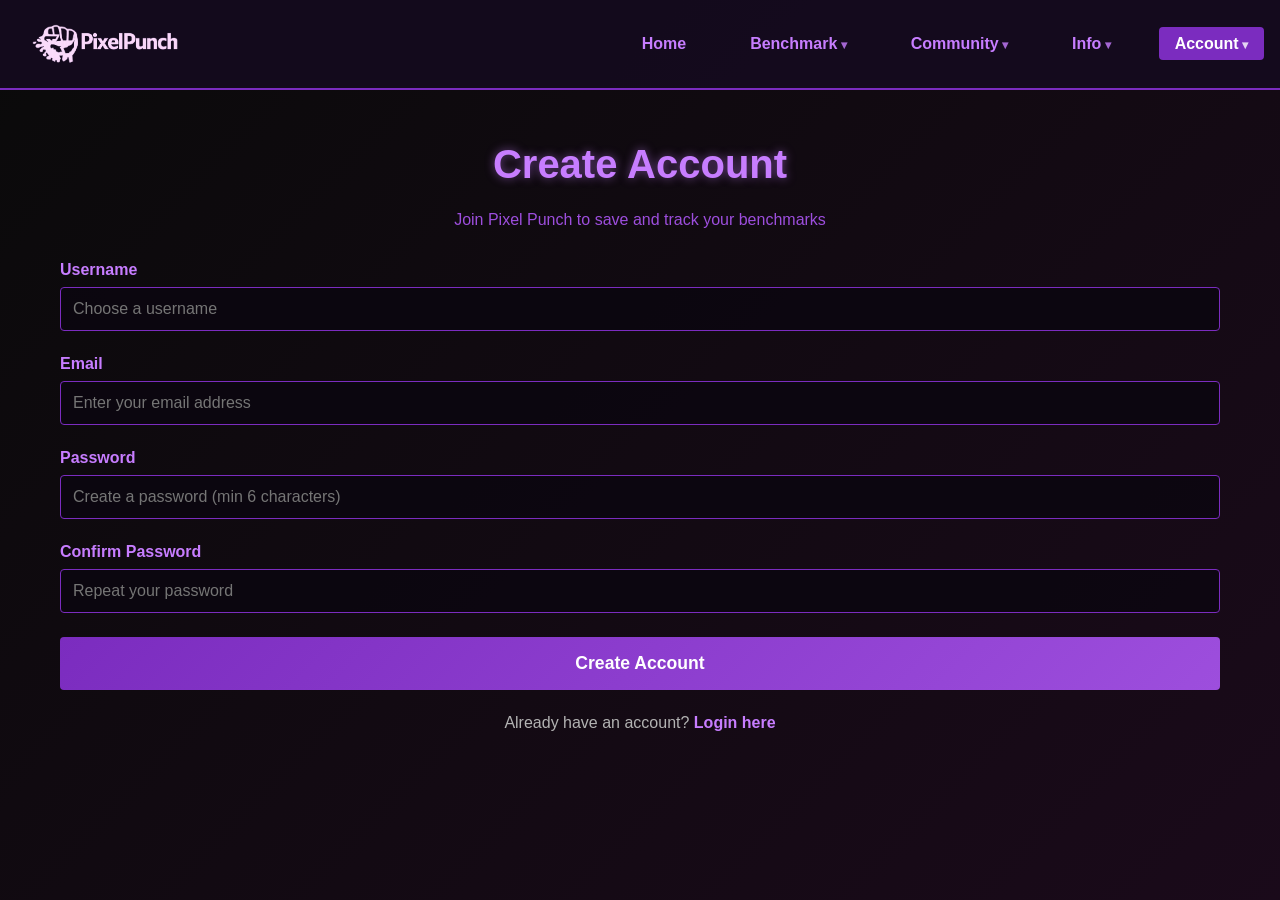
<file: frontend/register.html>
<!DOCTYPE html>
<html lang="en">
<head>
    <meta charset="UTF-8">
    <meta name="viewport" content="width=device-width, initial-scale=1.0">
    <title>PIXEL PUNCH - Register</title>
    <link rel="stylesheet" href="style.css">
</head>
<body>
    <nav>
        <div class="nav-logo">
            <a href="index.html">
                <img src="logo.png" alt="PIXEL PUNCH Logo" class="logo-img">
            </a>
        </div>
        <ul>
            <li><a href="index.html" id="nav-home">Home</a></li>
            <li>
                <a href="benchmark.html" class="has-dropdown" id="nav-benchmark">Benchmark</a>
                <div class="dropdown">
                    <a href="benchmark.html" id="nav-benchmark-test">Benchmark Test</a>
                    <a href="result.html" id="nav-results">Results</a>
                    <a href="compare.html" id="nav-compare">Compare</a>
                    <a href="requirements.html" id="nav-requirements">Can I Run It?</a>
                </div>
            </li>
            <li>
                <a href="reviews.html" class="has-dropdown" id="nav-community">Community</a>
                <div class="dropdown">
                    <a href="reviews.html" id="nav-reviews">Reviews</a>
                    <a href="comments.html" id="nav-comments">Comments</a>
                </div>
            </li>
            <li>
                <a href="about.html" class="has-dropdown" id="nav-info">Info</a>
                <div class="dropdown">
                    <a href="about.html" id="nav-about">About</a>
                    <a href="technical_architecture.html" id="nav-tech">Technical Architecture</a>
                    <a href="limitations.html" id="nav-limitations">Limitations</a>
                    <a href="contact.html" id="nav-contact">Contact</a>
                </div>
            </li>
            <li>
                <a href="settings.html" class="has-dropdown active" class="active" id="nav-account">Account</a>
                <div class="dropdown">
                    <a href="settings.html" id="nav-settings">Settings</a>
                    <a href="notifications.html" id="nav-notifications">Notifications</a>
                    <a href="login.html" id="nav-login">Login</a>
                    <a href="register.html" class="active" id="nav-register">Register</a>
                </div>
            </li>
        </ul>
    </nav>

    <div class="container">
        <h1>Create Account</h1>
        <p style="text-align:center; color:#9d4edd; margin-bottom:2rem;">Join Pixel Punch to save and track your benchmarks</p>

        <div class="auth-card">
            <!-- Error / Success messages -->
            <div id="authMessage" class="auth-message" style="display:none;"></div>

            <form id="registerForm">
                <div class="form-group">
                    <label for="regUsername">Username</label>
                    <input type="text" id="regUsername" name="username" required placeholder="Choose a username" minlength="3" maxlength="50">
                </div>
                <div class="form-group">
                    <label for="regEmail">Email</label>
                    <input type="email" id="regEmail" name="email" required placeholder="Enter your email address">
                </div>
                <div class="form-group">
                    <label for="regPassword">Password</label>
                    <input type="password" id="regPassword" name="password" required placeholder="Create a password (min 6 characters)" minlength="6">
                </div>
                <div class="form-group">
                    <label for="regConfirmPassword">Confirm Password</label>
                    <input type="password" id="regConfirmPassword" name="confirmPassword" required placeholder="Repeat your password">
                </div>
                <button type="submit" class="btn" style="width:100%; margin:1.5rem 0 0 0;">Create Account</button>
            </form>

            <p style="text-align:center; margin-top:1.5rem; color:#b3b3b3;">
                Already have an account? 
                <a href="login.html" style="color:#c77dff; text-decoration:none; font-weight:600;">Login here</a>
            </p>
        </div>
    </div>

    <script src="script.js"></script>
</body>
</html>
</file>
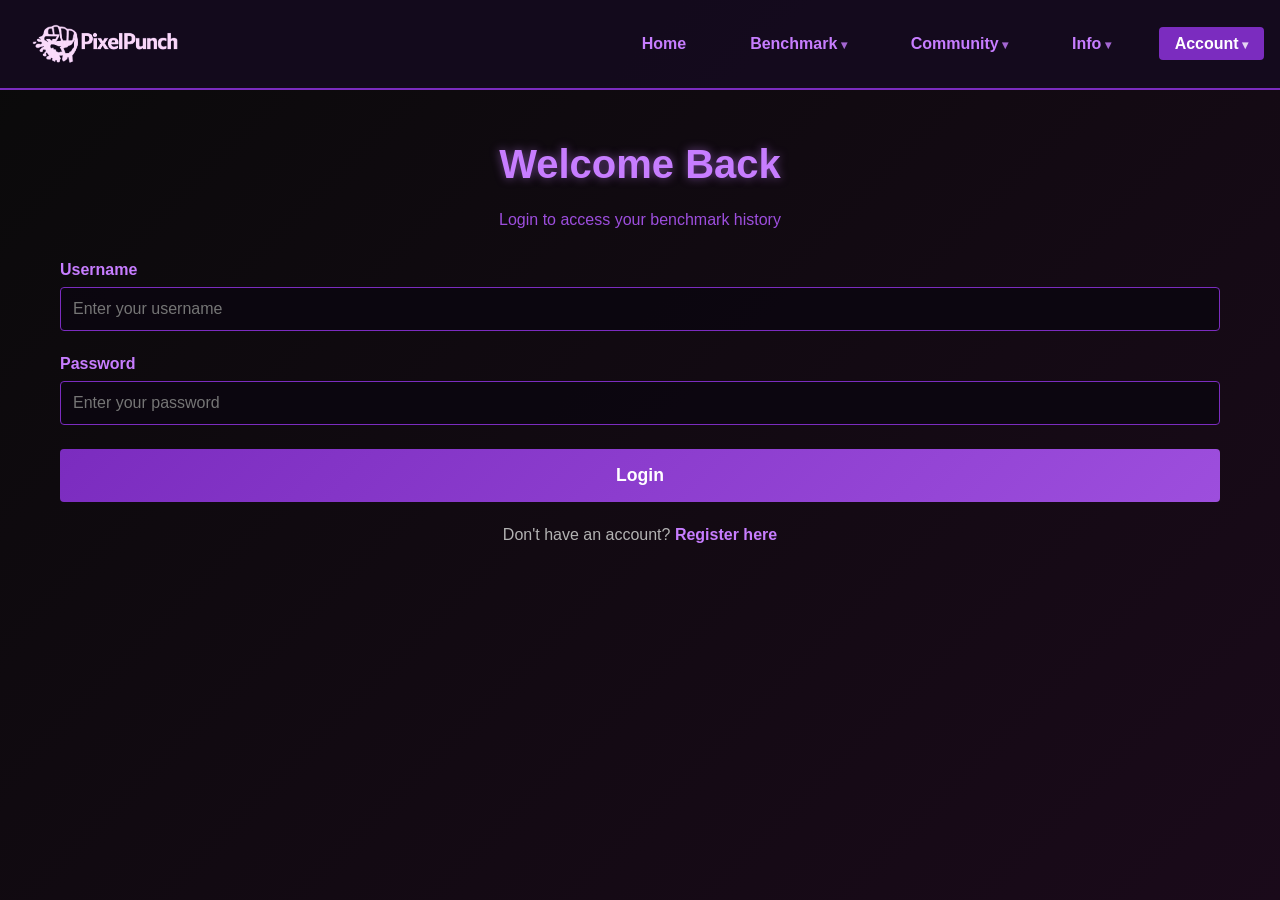
<file: frontend/requirements.html>
<!DOCTYPE html>
<html lang="en">
<head>
    <meta charset="UTF-8">
    <meta name="viewport" content="width=device-width, initial-scale=1.0">
    <title>PIXEL PUNCH - Game Requirements</title>
    <link rel="stylesheet" href="style.css">
</head>
<body>
    <nav>
        <div class="nav-logo">
            <a href="index.html">
                <img src="logo.png" alt="PIXEL PUNCH Logo" class="logo-img">
            </a>
        </div>
        <ul>
            <li><a href="index.html" id="nav-home">Home</a></li>
            <li>
                <a href="benchmark.html" class="has-dropdown active" class="active" id="nav-benchmark">Benchmark</a>
                <div class="dropdown">
                    <a href="benchmark.html" id="nav-benchmark-test">Benchmark Test</a>
                    <a href="result.html" id="nav-results">Results</a>
                    <a href="compare.html" id="nav-compare">Compare</a>
                    <a href="requirements.html" class="active" id="nav-requirements">Can I Run It?</a>
                </div>
            </li>
            <li>
                <a href="reviews.html" class="has-dropdown" id="nav-community">Community</a>
                <div class="dropdown">
                    <a href="reviews.html" id="nav-reviews">Reviews</a>
                    <a href="comments.html" id="nav-comments">Comments</a>
                </div>
            </li>
            <li>
                <a href="about.html" class="has-dropdown" id="nav-info">Info</a>
                <div class="dropdown">
                    <a href="about.html" id="nav-about">About</a>
                    <a href="technical_architecture.html" id="nav-tech">Technical Architecture</a>
                    <a href="limitations.html" id="nav-limitations">Limitations</a>
                    <a href="contact.html" id="nav-contact">Contact</a>
                </div>
            </li>
            <li>
                <a href="settings.html" class="has-dropdown" id="nav-account">Account</a>
                <div class="dropdown">
                    <a href="settings.html" id="nav-settings">Settings</a>
                    <a href="notifications.html" id="nav-notifications">Notifications</a>
                    <a href="login.html" id="nav-login">Login</a>
                    <a href="register.html" id="nav-register">Register</a>
                </div>
            </li>
        </ul>
    </nav>

    <div class="container">
        <h1>Can I Run It?</h1>
        <p style="text-align:center; color:#9d4edd; margin-bottom:2rem;">
            Enter your PC specs and pick a game to see if your system meets the requirements
        </p>

        <!-- Input Form -->
        <div class="form-section">
            <h2>Your System Specs</h2>

            <div style="display:grid; grid-template-columns:1fr 1fr; gap:1.5rem;">
                <div class="form-group" style="margin:0;">
                    <label for="reqRam">Your RAM (GB)</label>
                    <select id="reqRam">
                        <option value="">Select RAM</option>
                        <option value="4">4 GB</option>
                        <option value="8">8 GB</option>
                        <option value="16">16 GB</option>
                        <option value="32">32 GB</option>
                        <option value="64">64 GB</option>
                    </select>
                </div>
                <div class="form-group" style="margin:0;">
                    <label for="reqVram">Your GPU VRAM (GB)</label>
                    <select id="reqVram">
                        <option value="">Select VRAM</option>
                        <option value="1">1 GB</option>
                        <option value="2">2 GB</option>
                        <option value="4">4 GB</option>
                        <option value="8">8 GB</option>
                        <option value="12">12 GB</option>
                        <option value="16">16 GB</option>
                    </select>
                </div>
            </div>

            <div class="form-group" style="margin-top:1.5rem;">
                <label for="reqGame">Select Game</label>
                <select id="reqGame">
                    <option value="">-- Choose a game --</option>
                    <optgroup label="Original Games">
                        <option value="Grand Theft Auto V">Grand Theft Auto V</option>
                        <option value="Red Dead Redemption 2">Red Dead Redemption 2</option>
                        <option value="Elden Ring">Elden Ring</option>
                        <option value="Fortnite">Fortnite</option>
                        <option value="Assassin's Creed Mirage">Assassin's Creed Mirage</option>
                        <option value="Mafia 3">Mafia 3</option>
                        <option value="Forza Horizon 5">Forza Horizon 5</option>
                        <option value="Ghost of Tsushima">Ghost of Tsushima</option>
                        <option value="Resident Evil 4 Remake">Resident Evil 4 Remake</option>
                        <option value="Valorant">Valorant</option>
                    </optgroup>
                    <optgroup label="New Games">
                        <option value="Cyberpunk 2077">Cyberpunk 2077</option>
                        <option value="The Witcher 3: Wild Hunt">The Witcher 3: Wild Hunt</option>
                        <option value="Minecraft">Minecraft</option>
                        <option value="Counter-Strike 2">Counter-Strike 2</option>
                        <option value="Baldur's Gate 3">Baldur's Gate 3</option>
                        <option value="Hades">Hades</option>
                        <option value="Hogwarts Legacy">Hogwarts Legacy</option>
                        <option value="Kingdom Come: Deliverance II">Kingdom Come: Deliverance II</option>
                        <option value="Marvel Rivals">Marvel Rivals</option>
                        <option value="Black Myth: Wukong">Black Myth: Wukong</option>
                    </optgroup>
                </select>
            </div>

            <div id="reqMessage" style="display:none; margin-top:1rem; font-size:0.95rem;"></div>

            <div style="text-align:center; margin-top:1.5rem;">
                <button class="btn" id="checkReqBtn" style="margin:0;">Check Requirements</button>
            </div>
        </div>

        <!-- Results Panel -->
        <div id="reqResultPanel" style="display:none;">

            <!-- Game info banner -->
            <div class="spec-display" style="margin-bottom:2rem;">
                <h2 style="margin:0 0 1rem 0;" id="reqGameTitle"></h2>
                <div class="spec-grid" id="reqGameInfo"></div>
            </div>

            <!-- Minimum Requirements -->
            <h2>Minimum Requirements</h2>
            <table>
                <thead>
                    <tr>
                        <th>Component</th>
                        <th>Required</th>
                        <th>Your System</th>
                        <th>Status</th>
                    </tr>
                </thead>
                <tbody id="minReqTable"></tbody>
            </table>

            <!-- Recommended Requirements -->
            <h2>Recommended Requirements</h2>
            <table>
                <thead>
                    <tr>
                        <th>Component</th>
                        <th>Recommended</th>
                        <th>Your System</th>
                        <th>Status</th>
                    </tr>
                </thead>
                <tbody id="recReqTable"></tbody>
            </table>

            <!-- Overall verdict -->
            <div id="verdictBanner" style="
                text-align:center;
                padding:2rem;
                border-radius:8px;
                margin:2rem 0;
                font-size:1.3rem;
                font-weight:700;
                border:1px solid;
            "></div>

            <div style="text-align:center;">
                <a href="benchmark.html" class="btn">Run Full Benchmark</a>
            </div>
        </div>
    </div>

    <script src="script.js"></script>
</body>
</html>
</file>
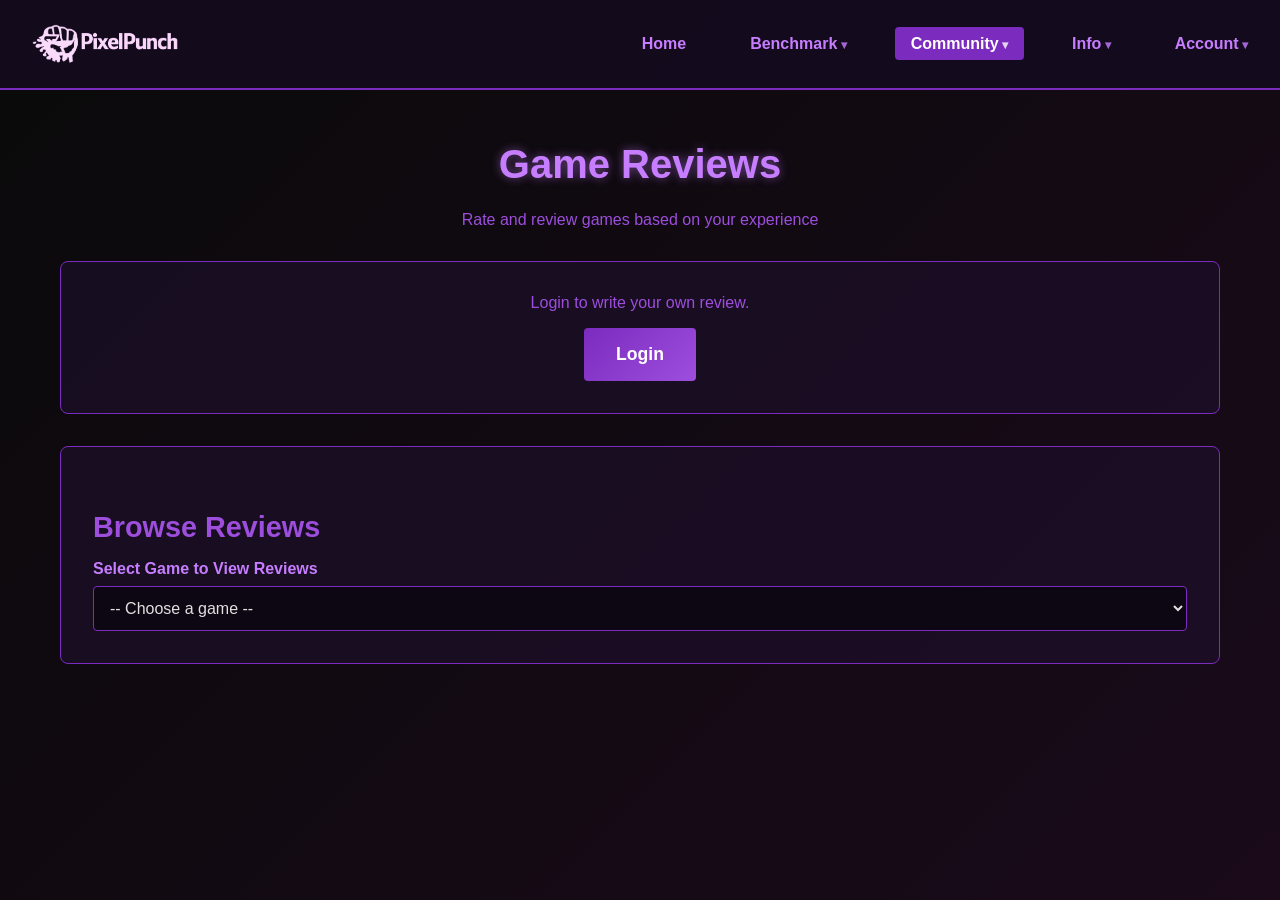
<file: frontend/reviews.html>
<!DOCTYPE html>
<html lang="en">
<head>
    <meta charset="UTF-8">
    <meta name="viewport" content="width=device-width, initial-scale=1.0">
    <title>PIXEL PUNCH - Game Reviews</title>
    <link rel="stylesheet" href="style.css">
    <style>
        .star-rating {
            display: flex;
            gap: 0.5rem;
            margin: 0.5rem 0;
        }
        .star-rating .star {
            font-size: 2rem;
            cursor: pointer;
            color: #4a4a6a;
            transition: color 0.2s;
            user-select: none;
        }
        .star-rating .star.active,
        .star-rating .star.hover {
            color: #f59e0b;
        }
        .review-card {
            background: rgba(30, 15, 45, 0.6);
            border: 1px solid #7b2cbf;
            border-radius: 8px;
            padding: 1.5rem;
            margin-bottom: 1rem;
        }
        .review-header {
            display: flex;
            justify-content: space-between;
            align-items: center;
            flex-wrap: wrap;
            gap: 0.5rem;
            margin-bottom: 0.75rem;
        }
        .review-username {
            color: #c77dff;
            font-weight: 700;
            font-size: 1rem;
        }
        .review-date {
            color: #9d4edd;
            font-size: 0.85rem;
        }
        .review-stars {
            color: #f59e0b;
            font-size: 1.2rem;
            margin-bottom: 0.5rem;
        }
        .review-text {
            color: #e0e0e0;
            line-height: 1.7;
        }
        .no-reviews {
            text-align: center;
            color: #9d4edd;
            padding: 2rem;
            font-size: 1rem;
        }
        body.light-theme .review-card {
            background: rgba(255,255,255,0.85);
            border-color: #9d4edd;
        }
        body.light-theme .review-text { color: #1a0a2e; }
        body.light-theme .star-rating .star { color: #c4b5d4; }
    </style>
</head>
<body>
    <nav>
        <div class="nav-logo">
            <a href="index.html">
                <img src="logo.png" alt="PIXEL PUNCH Logo" class="logo-img">
            </a>
        </div>
        <ul>
            <li><a href="index.html" id="nav-home">Home</a></li>
            <li>
                <a href="benchmark.html" class="has-dropdown" id="nav-benchmark">Benchmark</a>
                <div class="dropdown">
                    <a href="benchmark.html" id="nav-benchmark-test">Benchmark Test</a>
                    <a href="result.html" id="nav-results">Results</a>
                    <a href="compare.html" id="nav-compare">Compare</a>
                    <a href="requirements.html" id="nav-requirements">Can I Run It?</a>
                </div>
            </li>
            <li>
                <a href="reviews.html" class="has-dropdown active" class="active" id="nav-community">Community</a>
                <div class="dropdown">
                    <a href="reviews.html" class="active" id="nav-reviews">Reviews</a>
                    <a href="comments.html" id="nav-comments">Comments</a>
                </div>
            </li>
            <li>
                <a href="about.html" class="has-dropdown" id="nav-info">Info</a>
                <div class="dropdown">
                    <a href="about.html" id="nav-about">About</a>
                    <a href="technical_architecture.html" id="nav-tech">Technical Architecture</a>
                    <a href="limitations.html" id="nav-limitations">Limitations</a>
                    <a href="contact.html" id="nav-contact">Contact</a>
                </div>
            </li>
            <li>
                <a href="settings.html" class="has-dropdown" id="nav-account">Account</a>
                <div class="dropdown">
                    <a href="settings.html" id="nav-settings">Settings</a>
                    <a href="notifications.html" id="nav-notifications">Notifications</a>
                    <a href="login.html" id="nav-login">Login</a>
                    <a href="register.html" id="nav-register">Register</a>
                </div>
            </li>
        </ul>
    </nav>

    <div class="container">
        <h1>Game Reviews</h1>
        <p style="text-align:center; color:#9d4edd; margin-bottom:2rem;">
            Rate and review games based on your experience
        </p>

        <!-- Write a Review (logged in only) -->
        <div id="writeReviewSection" style="display:none;">
            <div class="form-section">
                <h2>Write a Review</h2>

                <div class="form-group">
                    <label for="reviewGame">Select Game</label>
                    <select id="reviewGame">
                        <option value="">-- Choose a game --</option>
                        <optgroup label="Supported Games">
                            <option value="Grand Theft Auto V">Grand Theft Auto V</option>
                            <option value="Red Dead Redemption 2">Red Dead Redemption 2</option>
                            <option value="Elden Ring">Elden Ring</option>
                            <option value="Fortnite">Fortnite</option>
                            <option value="Assassin's Creed Mirage">Assassin's Creed Mirage</option>
                            <option value="Mafia 3">Mafia 3</option>
                            <option value="Forza Horizon 5">Forza Horizon 5</option>
                            <option value="Ghost of Tsushima">Ghost of Tsushima</option>
                            <option value="Resident Evil 4 Remake">Resident Evil 4 Remake</option>
                            <option value="Valorant">Valorant</option>
                            <option value="Cyberpunk 2077">Cyberpunk 2077</option>
                            <option value="The Witcher 3: Wild Hunt">The Witcher 3: Wild Hunt</option>
                            <option value="Minecraft">Minecraft</option>
                            <option value="Counter-Strike 2">Counter-Strike 2</option>
                            <option value="Baldur's Gate 3">Baldur's Gate 3</option>
                            <option value="Hades">Hades</option>
                            <option value="Hogwarts Legacy">Hogwarts Legacy</option>
                            <option value="Kingdom Come: Deliverance II">Kingdom Come: Deliverance II</option>
                            <option value="Marvel Rivals">Marvel Rivals</option>
                            <option value="Black Myth: Wukong">Black Myth: Wukong</option>
                        </optgroup>
                    </select>
                </div>

                <div class="form-group">
                    <label>Your Rating</label>
                    <div class="star-rating" id="starRating">
                        <span class="star" data-value="1">★</span>
                        <span class="star" data-value="2">★</span>
                        <span class="star" data-value="3">★</span>
                        <span class="star" data-value="4">★</span>
                        <span class="star" data-value="5">★</span>
                    </div>
                    <p id="ratingLabel" style="color:#9d4edd; font-size:0.9rem; margin-top:0.25rem;">Click a star to rate</p>
                </div>

                <div class="form-group">
                    <label for="reviewText">Your Review</label>
                    <textarea id="reviewText" rows="5"
                        placeholder="Share your experience with this game..."
                        style="width:100%; padding:0.75rem; background:rgba(10,5,15,0.8);
                               border:1px solid #7b2cbf; border-radius:4px; color:#e0e0e0;
                               font-size:1rem; font-family:inherit; resize:vertical;"></textarea>
                </div>

                <div id="reviewMessage" style="display:none; margin-bottom:1rem; font-size:0.95rem;"></div>

                <div style="text-align:center;">
                    <button class="btn" id="submitReviewBtn" style="margin:0;">Submit Review</button>
                </div>
            </div>
        </div>

        <!-- Login prompt for guests -->
        <div id="loginPrompt" style="display:none;">
            <div class="form-section" style="text-align:center;">
                <p style="color:#9d4edd; margin-bottom:1rem;">Login to write your own review.</p>
                <a href="login.html" class="btn" style="margin:0;">Login</a>
            </div>
        </div>

        <!-- Browse Reviews by Game -->
        <div class="form-section" style="margin-top:2rem;">
            <h2>Browse Reviews</h2>
            <div class="form-group" style="margin-bottom:0;">
                <label for="browseGame">Select Game to View Reviews</label>
                <select id="browseGame">
                    <option value="">-- Choose a game --</option>
                    <optgroup label="Original Games">
                        <option value="Grand Theft Auto V">Grand Theft Auto V</option>
                        <option value="Red Dead Redemption 2">Red Dead Redemption 2</option>
                        <option value="Elden Ring">Elden Ring</option>
                        <option value="Fortnite">Fortnite</option>
                        <option value="Assassin's Creed Mirage">Assassin's Creed Mirage</option>
                        <option value="Mafia 3">Mafia 3</option>
                        <option value="Forza Horizon 5">Forza Horizon 5</option>
                        <option value="Ghost of Tsushima">Ghost of Tsushima</option>
                        <option value="Resident Evil 4 Remake">Resident Evil 4 Remake</option>
                        <option value="Valorant">Valorant</option>
                    </optgroup>
                    <optgroup label="New Games">
                        <option value="Cyberpunk 2077">Cyberpunk 2077</option>
                        <option value="The Witcher 3: Wild Hunt">The Witcher 3: Wild Hunt</option>
                        <option value="Minecraft">Minecraft</option>
                        <option value="Counter-Strike 2">Counter-Strike 2</option>
                        <option value="Baldur's Gate 3">Baldur's Gate 3</option>
                        <option value="Hades">Hades</option>
                        <option value="Hogwarts Legacy">Hogwarts Legacy</option>
                        <option value="Kingdom Come: Deliverance II">Kingdom Come: Deliverance II</option>
                        <option value="Marvel Rivals">Marvel Rivals</option>
                        <option value="Black Myth: Wukong">Black Myth: Wukong</option>
                    </optgroup>
                </select>
            </div>
        </div>

        <!-- Reviews List -->
        <div id="reviewsList" style="display:none; margin-top:1rem;">
            <div id="reviewsHeader" style="display:flex; justify-content:space-between; align-items:center; flex-wrap:wrap; margin-bottom:1rem;">
                <h2 id="reviewsGameTitle" style="margin:0;"></h2>
                <div id="avgRatingDisplay" style="font-size:1.1rem; color:#f59e0b;"></div>
            </div>
            <div id="reviewsContainer"></div>
        </div>
    </div>

    <script src="script.js"></script>
</body>
</html>
</file>
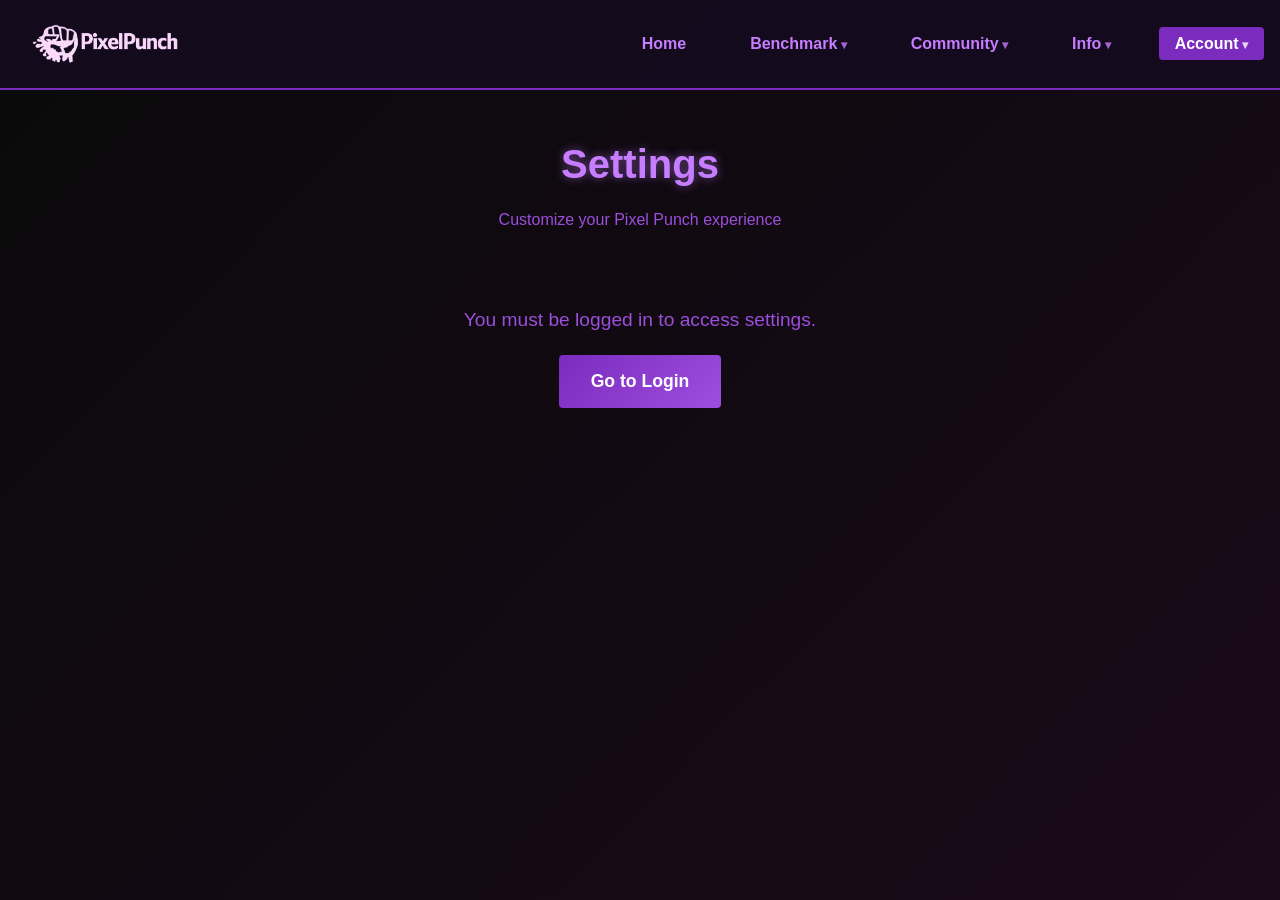
<file: frontend/settings.html>
<!DOCTYPE html>
<html lang="en">
<head>
    <meta charset="UTF-8">
    <meta name="viewport" content="width=device-width, initial-scale=1.0">
    <title>PIXEL PUNCH - Settings</title>
    <link rel="stylesheet" href="style.css">
</head>
<body>
    <nav>
        <div class="nav-logo">
            <a href="index.html">
                <img src="logo.png" alt="PIXEL PUNCH Logo" class="logo-img">
            </a>
        </div>
        <ul>
            <li><a href="index.html" id="nav-home">Home</a></li>
            <li>
                <a href="benchmark.html" class="has-dropdown" id="nav-benchmark">Benchmark</a>
                <div class="dropdown">
                    <a href="benchmark.html" id="nav-benchmark-test">Benchmark Test</a>
                    <a href="result.html" id="nav-results">Results</a>
                    <a href="compare.html" id="nav-compare">Compare</a>
                    <a href="requirements.html" id="nav-requirements">Can I Run It?</a>
                </div>
            </li>
            <li>
                <a href="reviews.html" class="has-dropdown" id="nav-community">Community</a>
                <div class="dropdown">
                    <a href="reviews.html" id="nav-reviews">Reviews</a>
                    <a href="comments.html" id="nav-comments">Comments</a>
                </div>
            </li>
            <li>
                <a href="about.html" class="has-dropdown" id="nav-info">Info</a>
                <div class="dropdown">
                    <a href="about.html" id="nav-about">About</a>
                    <a href="technical_architecture.html" id="nav-tech">Technical Architecture</a>
                    <a href="limitations.html" id="nav-limitations">Limitations</a>
                    <a href="contact.html" id="nav-contact">Contact</a>
                </div>
            </li>
            <li>
                <a href="settings.html" class="has-dropdown active" class="active" id="nav-account">Account</a>
                <div class="dropdown">
                    <a href="settings.html" class="active" id="nav-settings">Settings</a>
                    <a href="notifications.html" id="nav-notifications">Notifications</a>
                    <a href="login.html" id="nav-login">Login</a>
                    <a href="register.html" id="nav-register">Register</a>
                </div>
            </li>
        </ul>
    </nav>

    <div class="container">
        <h1>Settings</h1>
        <p style="text-align:center; color:#9d4edd; margin-bottom:2rem;">
            Customize your Pixel Punch experience
        </p>

        <!-- Not logged in -->
        <div id="notLoggedIn" style="display:none; text-align:center; padding:3rem;">
            <p style="color:#9d4edd; font-size:1.2rem; margin-bottom:1.5rem;">
                You must be logged in to access settings.
            </p>
            <a href="login.html" class="btn">Go to Login</a>
        </div>

        <!-- Settings UI -->
        <div id="settingsUI" style="display:none;">

            <div id="settingsMessage" class="auth-message" style="display:none;"></div>

            <div class="form-section">
                <h2>Appearance</h2>
                <div class="form-group">
                    <label for="themeSelect">Theme</label>
                    <select id="themeSelect">
                        <option value="Dark">Dark (Default)</option>
                        <option value="Light">Light</option>
                    </select>
                </div>
                <p style="color:#b3b3b3; font-size:0.9rem; margin-top:-0.5rem;">
                    Your theme preference is saved and applied every time you visit.
                </p>
            </div>

            <div class="form-section">
                <h2>Default Game</h2>
                <div class="form-group">
                    <label for="defaultGameSelect">Default Game for Benchmark</label>
                    <select id="defaultGameSelect">
                        <option value="">No default (select manually)</option>
                        <optgroup label="Original Games">
                            <option value="Grand Theft Auto V">Grand Theft Auto V</option>
                            <option value="Red Dead Redemption 2">Red Dead Redemption 2</option>
                            <option value="Elden Ring">Elden Ring</option>
                            <option value="Fortnite">Fortnite</option>
                            <option value="Assassin's Creed Mirage">Assassin's Creed Mirage</option>
                            <option value="Mafia 3">Mafia 3</option>
                            <option value="Forza Horizon 5">Forza Horizon 5</option>
                            <option value="Ghost of Tsushima">Ghost of Tsushima</option>
                            <option value="Resident Evil 4 Remake">Resident Evil 4 Remake</option>
                            <option value="Valorant">Valorant</option>
                        </optgroup>
                        <optgroup label="New Games">
                            <option value="Cyberpunk 2077">Cyberpunk 2077</option>
                            <option value="The Witcher 3: Wild Hunt">The Witcher 3: Wild Hunt</option>
                            <option value="Minecraft">Minecraft</option>
                            <option value="Counter-Strike 2">Counter-Strike 2</option>
                            <option value="Baldur's Gate 3">Baldur's Gate 3</option>
                            <option value="Hades">Hades</option>
                            <option value="Hogwarts Legacy">Hogwarts Legacy</option>
                            <option value="Kingdom Come: Deliverance II">Kingdom Come: Deliverance II</option>
                            <option value="Marvel Rivals">Marvel Rivals</option>
                            <option value="Black Myth: Wukong">Black Myth: Wukong</option>
                        </optgroup>
                    </select>
                </div>
                <p style="color:#b3b3b3; font-size:0.9rem; margin-top:-0.5rem;">
                    This game will be pre-selected on the Benchmark page automatically.
                </p>
            </div>

            <div class="form-section">
                <h2>Display</h2>
                <div class="form-group">
                    <label for="resolutionSelect">Preferred Resolution</label>
                    <select id="resolutionSelect">
                        <option value="1920x1080">1920×1080 (Full HD)</option>
                        <option value="2560x1440">2560×1440 (QHD)</option>
                        <option value="3840x2160">3840×2160 (4K)</option>
                        <option value="1280x720">1280×720 (HD)</option>
                    </select>
                </div>
                <p style="color:#b3b3b3; font-size:0.9rem; margin-top:-0.5rem;">
                    Saved as a preference for your display setup reference.
                </p>
            </div>

            <div style="text-align:center; margin-top:1rem;">
                <button class="btn" id="saveSettingsBtn" style="margin:0;">Save Settings</button>
            </div>

            <!-- Current saved settings display -->
            <div id="currentSettings" style="display:none; margin-top:2rem;">
                <div class="spec-display">
                    <h3 style="margin-top:0;">Your Saved Settings</h3>
                    <div class="spec-grid" id="savedSettingsGrid"></div>
                </div>
            </div>
        </div>
    </div>

    <script src="script.js"></script>
</body>
</html>
</file>
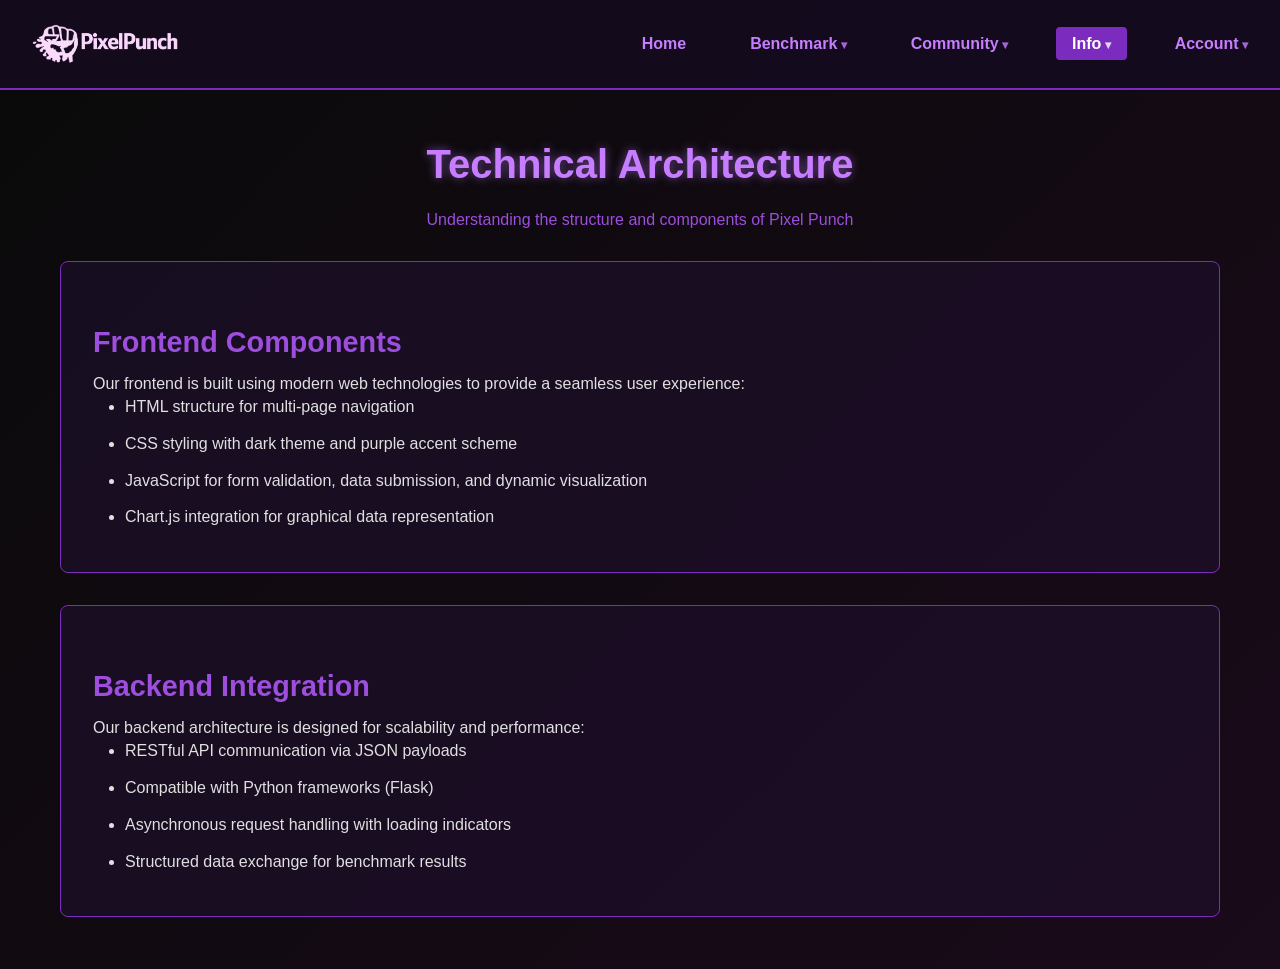
<file: frontend/technical_architecture.html>
<!DOCTYPE html>
<html lang="en">
<head>
    <meta charset="UTF-8">
    <meta name="viewport" content="width=device-width, initial-scale=1.0">
    <title>PIXEL PUNCH - Technical Architecture</title>
    <link rel="stylesheet" href="style.css">
</head>
<body>
    <nav>
        <div class="nav-logo">
            <a href="index.html">
                <img src="logo.png" alt="PIXEL PUNCH Logo" class="logo-img">
            </a>
        </div>
        <ul>
            <li><a href="index.html" id="nav-home">Home</a></li>
            <li>
                <a href="benchmark.html" class="has-dropdown" id="nav-benchmark">Benchmark</a>
                <div class="dropdown">
                    <a href="benchmark.html" id="nav-benchmark-test">Benchmark Test</a>
                    <a href="result.html" id="nav-results">Results</a>
                    <a href="compare.html" id="nav-compare">Compare</a>
                    <a href="requirements.html" id="nav-requirements">Can I Run It?</a>
                </div>
            </li>
            <li>
                <a href="reviews.html" class="has-dropdown" id="nav-community">Community</a>
                <div class="dropdown">
                    <a href="reviews.html" id="nav-reviews">Reviews</a>
                    <a href="comments.html" id="nav-comments">Comments</a>
                </div>
            </li>
            <li>
                <a href="about.html" class="has-dropdown active" class="active" id="nav-info">Info</a>
                <div class="dropdown">
                    <a href="about.html" id="nav-about">About</a>
                    <a href="technical_architecture.html" class="active" id="nav-tech">Technical Architecture</a>
                    <a href="limitations.html" id="nav-limitations">Limitations</a>
                    <a href="contact.html" id="nav-contact">Contact</a>
                </div>
            </li>
            <li>
                <a href="settings.html" class="has-dropdown" id="nav-account">Account</a>
                <div class="dropdown">
                    <a href="settings.html" id="nav-settings">Settings</a>
                    <a href="notifications.html" id="nav-notifications">Notifications</a>
                    <a href="login.html" id="nav-login">Login</a>
                    <a href="register.html" id="nav-register">Register</a>
                </div>
            </li>
        </ul>
    </nav>

    <div class="container">
        <h1>Technical Architecture</h1>
        <p style="text-align: center; margin-bottom: 2rem; color: #9d4edd;">Understanding the structure and components of Pixel Punch</p>

        <div class="methodology-section">
            <h2>Frontend Components</h2>
            <p>Our frontend is built using modern web technologies to provide a seamless user experience:</p>
            <ul>
                <li>HTML structure for multi-page navigation</li>
                <li>CSS styling with dark theme and purple accent scheme</li>
                <li>JavaScript for form validation, data submission, and dynamic visualization</li>
                <li>Chart.js integration for graphical data representation</li>
            </ul>
        </div>

        <div class="methodology-section">
            <h2>Backend Integration</h2>
            <p>Our backend architecture is designed for scalability and performance:</p>
            <ul>
                <li>RESTful API communication via JSON payloads</li>
                <li>Compatible with Python frameworks (Flask)</li>
                <li>Asynchronous request handling with loading indicators</li>
                <li>Structured data exchange for benchmark results</li>
            </ul>
        </div>
    <script src="script.js"></script>
</body>
</html>
</file>
<file: frontend/style.css>
* {
    margin: 0;
    padding: 0;
    box-sizing: border-box;
}

body {
    font-family: 'Segoe UI', Tahoma, Geneva, Verdana, sans-serif;
    background: linear-gradient(135deg, #0a0a0a 0%, #1a0a1a 100%);
    color: #e0e0e0;
    min-height: 100vh;
}

.container {
    max-width: 1200px;
    margin: 0 auto;
    padding: 20px;
}

/* Navigation */
nav {
    background: rgba(20, 10, 30, 0.9);
    border-bottom: 2px solid #7b2cbf;
    padding: 1rem;
    margin-bottom: 2rem;
    display: flex;
    align-items: center;
    justify-content: space-between;
    flex-wrap: wrap;
}

.nav-logo {
    display: flex;
    align-items: center;
}

.nav-logo a {
    color: #c77dff;
    text-decoration: none;
    font-weight: 700;
    font-size: 1.5rem;
    transition: all 0.3s;
    display: flex;
    align-items: center;
    gap: 0.5rem;
}

.nav-logo a:hover {
    color: #ffffff;
    text-shadow: 0 0 10px rgba(199, 125, 255, 0.6);
}

nav ul {
    list-style: none;
    display: flex;
    justify-content: center;
    gap: 2rem;
    flex-wrap: wrap;
}

nav a {
    color: #c77dff;
    text-decoration: none;
    font-weight: 600;
    padding: 0.5rem 1rem;
    border-radius: 4px;
    transition: all 0.3s;
}

nav a:hover,
nav a.active {
    background: #7b2cbf;
    color: #ffffff;
}

/* Typography */
h1 {
    color: #c77dff;
    text-align: center;
    margin-bottom: 1.5rem;
    font-size: 2.5rem;
    text-shadow: 0 0 10px rgba(199, 125, 255, 0.5);
}

h2 {
    color: #9d4edd;
    margin: 2rem 0 1rem 0;
    font-size: 1.8rem;
}

h3 {
    color: #c77dff;
    margin: 1.5rem 0 1rem 0;
    font-size: 1.3rem;
}

/* Intro Section */
.intro {
    background: rgba(30, 15, 45, 0.6);
    padding: 2rem;
    border-radius: 8px;
    border: 1px solid #7b2cbf;
    line-height: 1.8;
    margin-bottom: 2rem;
}

.intro p {
    margin-bottom: 1rem;
}

.intro ul {
    margin-left: 2rem;
    line-height: 1.8;
}

.intro li {
    margin-bottom: 0.5rem;
}

/* Form Sections */
.form-section {
    background: rgba(30, 15, 45, 0.6);
    padding: 2rem;
    border-radius: 8px;
    border: 1px solid #7b2cbf;
    margin-bottom: 2rem;
}

.form-group {
    margin-bottom: 1.5rem;
}

label {
    display: block;
    color: #c77dff;
    margin-bottom: 0.5rem;
    font-weight: 600;
}

input,
select {
    width: 100%;
    padding: 0.75rem;
    background: rgba(10, 5, 15, 0.8);
    border: 1px solid #7b2cbf;
    border-radius: 4px;
    color: #e0e0e0;
    font-size: 1rem;
}

input:focus,
select:focus {
    outline: none;
    border-color: #c77dff;
    box-shadow: 0 0 8px rgba(199, 125, 255, 0.4);
}

/* Buttons */
.btn {
    background: linear-gradient(135deg, #7b2cbf 0%, #9d4edd 100%);
    color: white;
    padding: 1rem 2rem;
    border: none;
    border-radius: 4px;
    font-size: 1.1rem;
    font-weight: 600;
    cursor: pointer;
    transition: all 0.3s;
    display: inline-block;
    text-decoration: none;
    text-align: center;
}

.btn:hover {
    transform: translateY(-2px);
    box-shadow: 0 5px 15px rgba(123, 44, 191, 0.5);
}

.btn:disabled {
    opacity: 0.6;
    cursor: not-allowed;
    transform: none;
}

button.btn {
    display: block;
    margin: 2rem auto;
}

/* Loading Indicator */
.loading {
    display: none;
    text-align: center;
    margin: 2rem 0;
}

.loading.active {
    display: block;
}

.spinner {
    border: 4px solid rgba(199, 125, 255, 0.3);
    border-top: 4px solid #c77dff;
    border-radius: 50%;
    width: 50px;
    height: 50px;
    animation: spin 1s linear infinite;
    margin: 0 auto 1rem auto;
}

@keyframes spin {
    0% {
        transform: rotate(0deg);
    }
    100% {
        transform: rotate(360deg);
    }
}

/* Results Container */
.results-container {
    display: none;
}

.results-container.active {
    display: block;
}

/* Tables */
table {
    width: 100%;
    border-collapse: collapse;
    margin: 1rem 0 2rem 0;
    background: rgba(30, 15, 45, 0.6);
    border: 1px solid #7b2cbf;
}

th {
    background: rgba(123, 44, 191, 0.8);
    color: white;
    padding: 1rem;
    text-align: left;
    font-weight: 600;
}

td {
    padding: 1rem;
    border-bottom: 1px solid rgba(123, 44, 191, 0.3);
}

tr:hover {
    background: rgba(157, 78, 221, 0.1);
}

/* Specification Display */
.spec-display {
    background: rgba(30, 15, 45, 0.6);
    padding: 1.5rem;
    border-radius: 8px;
    border: 1px solid #7b2cbf;
    margin-bottom: 2rem;
}

.spec-display h3 {
    margin-top: 0;
}

.spec-grid {
    display: grid;
    grid-template-columns: repeat(auto-fit, minmax(250px, 1fr));
    gap: 1rem;
    margin-top: 1rem;
}

.spec-item {
    background: rgba(10, 5, 15, 0.6);
    padding: 1rem;
    border-radius: 4px;
    border-left: 3px solid #7b2cbf;
}

.spec-label {
    color: #9d4edd;
    font-size: 0.9rem;
    margin-bottom: 0.3rem;
}

.spec-value {
    color: #c77dff;
    font-size: 1.1rem;
    font-weight: 600;
}

/* Chart Container */
.chart-container {
    background: rgba(30, 15, 45, 0.6);
    padding: 2rem;
    border-radius: 8px;
    border: 1px solid #7b2cbf;
    margin-bottom: 2rem;
}

/* Methodology Sections */
.methodology-section {
    background: rgba(30, 15, 45, 0.6);
    padding: 2rem;
    border-radius: 8px;
    border: 1px solid #7b2cbf;
    margin-bottom: 2rem;
}

.methodology-section ul {
    margin-left: 2rem;
    line-height: 1.8;
}

.methodology-section li {
    margin-bottom: 0.5rem;
}

.methodology-section pre {
    background: rgba(10, 5, 15, 0.8);
    padding: 1rem;
    border-radius: 4px;
    overflow-x: auto;
    color: #c77dff;
    border: 1px solid #7b2cbf;
}

/* No Results Message */
#noResults {
    text-align: center;
    color: #9d4edd;
    padding: 3rem;
}

#noResults p {
    margin-bottom: 1.5rem;
    font-size: 1.2rem;
}

/* Contact Page Styles */
.contact-info {
    max-width: 900px;
    margin: 0 auto;
}

.contact-details {
    background: rgba(30, 15, 45, 0.6);
    padding: 2rem;
    border-radius: 8px;
    border: 1px solid #7b2cbf;
    margin-bottom: 2rem;
}

.contact-item {
    margin-bottom: 1.5rem;
    padding-bottom: 1.5rem;
    border-bottom: 1px solid rgba(123, 44, 191, 0.3);
    line-height: 1.8;
}

.contact-item:last-child {
    margin-bottom: 0;
    padding-bottom: 0;
    border-bottom: none;
}

.contact-item strong {
    color: #c77dff;
    font-weight: 600;
}

.contact-item a {
    color: #3b82f6;
    text-decoration: none;
    transition: all 0.3s;
}

.contact-item a:hover {
    color: #60a5fa;
    text-decoration: underline;
}

/* Contact Developers Section */
.developers-section {
    background: rgba(30, 15, 45, 0.6);
    padding: 2rem;
    border-radius: 8px;
    border: 1px solid #7b2cbf;
    margin: 2rem 0;
}

.developers-section h2 {
    margin-top: 0;
}

.developers-section p {
    color: #b3b3b3;
    line-height: 1.6;
    margin-bottom: 1.5rem;
}

.contact-methods {
    display: flex;
    flex-direction: column;
    gap: 1rem;
}

.contact-method {
    display: flex;
    align-items: center;
    gap: 1rem;
    padding: 0.75rem 0;
}

.method-label {
    color: #c77dff;
    font-weight: 600;
    font-size: 0.9rem;
    text-transform: uppercase;
    letter-spacing: 0.5px;
    min-width: 60px;
}

.contact-method a {
    color: #3b82f6;
    text-decoration: none;
    transition: all 0.3s;
    border-bottom: 1px solid transparent;
}

.contact-method a:hover {
    color: #60a5fa;
    border-bottom: 1px solid #3b82f6;
}

/* Contact Form */
.contact-info form {
    background: rgba(30, 15, 45, 0.6);
    padding: 2rem;
    border-radius: 8px;
    border: 1px solid #7b2cbf;
    margin-top: 2rem;
}

.contact-info .form-group {
    margin-bottom: 1.5rem;
}

.contact-info label {
    display: block;
    color: #c77dff;
    margin-bottom: 0.5rem;
    font-weight: 600;
}

.contact-info input,
.contact-info textarea {
    width: 100%;
    padding: 0.75rem;
    background: rgba(10, 5, 15, 0.8);
    border: 1px solid #7b2cbf;
    border-radius: 4px;
    color: #e0e0e0;
    font-size: 1rem;
    font-family: 'Segoe UI', Tahoma, Geneva, Verdana, sans-serif;
    transition: all 0.3s;
}

.contact-info input:focus,
.contact-info textarea:focus {
    outline: none;
    border-color: #c77dff;
    box-shadow: 0 0 8px rgba(199, 125, 255, 0.4);
    background: rgba(10, 5, 15, 0.95);
}

.contact-info textarea {
    resize: vertical;
    min-height: 150px;
}

.contact-info button {
    background: linear-gradient(135deg, #7b2cbf 0%, #9d4edd 100%);
    color: white;
    padding: 1rem 2rem;
    border: none;
    border-radius: 4px;
    font-size: 1.1rem;
    font-weight: 600;
    cursor: pointer;
    transition: all 0.3s;
    width: 100%;
}

.contact-info button:hover {
    transform: translateY(-2px);
    box-shadow: 0 5px 15px rgba(123, 44, 191, 0.5);
}

.contact-info button:active {
    transform: translateY(0);
}

/* Responsive Design */
@media (max-width: 768px) {
    .contact-info {
        padding: 0 1rem;
    }

    .contact-details,
    .contact-info form {
        padding: 1.5rem;
    }

    .contact-item {
        margin-bottom: 1rem;
        padding-bottom: 1rem;
    }

    .contact-info button {
        padding: 0.75rem 1.5rem;
        font-size: 1rem;
    }

    h1 {
        font-size: 2rem;
    }

    h2 {
        font-size: 1.5rem;
    }
}

.logo-img {
    height: 40px;
    width: auto;
    vertical-align: middle;
    border-radius: 4px;
    transition: transform 0.3s;
}

.nav-logo a:hover .logo-img {
    transform: scale(1.1);
}
/* ── Light Theme ── */
body.light-theme {
    background: linear-gradient(135deg, #f0f0f0 0%, #e8e0f0 100%);
    color: #1a0a2e;
}

body.light-theme nav {
    background: rgba(230, 220, 245, 0.95);
    border-bottom: 2px solid #9d4edd;
}

body.light-theme nav a,
body.light-theme .nav-logo a { color: #6b21a8; }

body.light-theme nav a:hover,
body.light-theme nav a.active {
    background: #9d4edd;
    color: #fff;
}

body.light-theme h1 { color: #6b21a8; }
body.light-theme h2 { color: #7b2cbf; }
body.light-theme h3 { color: #9d4edd; }

body.light-theme .form-section,
body.light-theme .intro,
body.light-theme .methodology-section,
body.light-theme .spec-display,
body.light-theme .chart-container,
body.light-theme .auth-card,
body.light-theme .contact-details,
body.light-theme .developers-section,
body.light-theme .contact-info form {
    background: rgba(255, 255, 255, 0.85);
    border-color: #9d4edd;
}

body.light-theme input,
body.light-theme select,
body.light-theme textarea {
    background: #fff;
    border-color: #9d4edd;
    color: #1a0a2e;
}

body.light-theme table {
    background: rgba(255,255,255,0.85);
    border-color: #9d4edd;
}

body.light-theme th { background: rgba(157, 78, 221, 0.85); }

body.light-theme td { border-bottom-color: rgba(157, 78, 221, 0.2); }

body.light-theme .spec-item { background: rgba(240,230,255,0.8); }

body.light-theme .spec-label { color: #7b2cbf; }

body.light-theme .spec-value { color: #4c1d95; }

/* ── Notification Bell ── */
.notif-bell {
    position: relative;
    display: inline-block;
}

.notif-badge {
    position: absolute;
    top: -6px;
    right: -8px;
    background: #ef4444;
    color: #fff;
    font-size: 0.7rem;
    font-weight: 700;
    border-radius: 50%;
    width: 18px;
    height: 18px;
    display: flex;
    align-items: center;
    justify-content: center;
    line-height: 1;
}

/* ── Notification Cards ── */
.notif-card {
    display: flex;
    justify-content: space-between;
    align-items: flex-start;
    gap: 1rem;
    padding: 1.25rem 1.5rem;
    border-radius: 8px;
    border: 1px solid #7b2cbf;
    margin-bottom: 0.75rem;
    background: rgba(30, 15, 45, 0.6);
    transition: background 0.2s;
}

.notif-card.unread {
    background: rgba(123, 44, 191, 0.15);
    border-color: #c77dff;
}

.notif-icon  { font-size: 1.4rem; flex-shrink: 0; }
.notif-body  { flex: 1; }
.notif-msg   { color: #e0e0e0; line-height: 1.6; margin-bottom: 0.3rem; }
.notif-time  { color: #9d4edd; font-size: 0.82rem; }
.notif-dot   { width: 10px; height: 10px; border-radius: 50%; background: #c77dff; flex-shrink: 0; margin-top: 6px; }

body.light-theme .notif-card        { background: rgba(255,255,255,0.85); }
body.light-theme .notif-card.unread { background: rgba(157,78,221,0.12); }
body.light-theme .notif-msg         { color: #1a0a2e; }

/* ── Dropdown Nav ── */
nav ul li {
    position: relative;
}

nav ul li .dropdown {
    display: none;
    position: absolute;
    top: 100%;
    left: auto;
    right: 0;
    background: rgba(20, 10, 30, 0.97);
    border: 1px solid #7b2cbf;
    border-radius: 6px;
    min-width: 200px;
    z-index: 1000;
    padding: 0.4rem 0;
    box-shadow: 0 8px 24px rgba(0,0,0,0.5);
}

nav ul li:hover .dropdown {
    display: block;
}

nav ul li .dropdown a {
    display: block;
    padding: 0.55rem 1.2rem;
    border-radius: 0;
    font-size: 0.95rem;
    white-space: nowrap;
}

nav ul li .dropdown a:hover {
    background: rgba(123, 44, 191, 0.4);
}

nav > ul > li > a.has-dropdown::after {
    content: ' ▾';
    font-size: 0.75rem;
    opacity: 0.8;
}

body.light-theme nav ul li .dropdown {
    background: rgba(230, 220, 245, 0.98);
    border-color: #9d4edd;
}

/* ── Nav logged-in state ── */
.nav-user-info {
    color: #c77dff;
    font-weight: 600;
    padding: 0.5rem 1rem;
    font-size: 0.9rem;
}

.btn-logout {
    background: transparent;
    border: 1px solid #7b2cbf;
    color: #c77dff;
    padding: 0.4rem 1rem;
    border-radius: 4px;
    cursor: pointer;
    font-weight: 600;
    font-size: 0.9rem;
    transition: all 0.3s;
    white-space: nowrap;
}

.btn-logout:hover {
    background: #7b2cbf;
    color: #fff;
}

body.light-theme .btn-logout {
    border-color: #9d4edd;
    color: #6b21a8;
}

body.light-theme .btn-logout:hover {
    background: #9d4edd;
    color: #fff;
}

body.light-theme .nav-user-info { color: #6b21a8; }

/* ── Toast Notifications ── */
.toast {
    position: fixed;
    top: 1.5rem;
    right: 1.5rem;
    min-width: 280px;
    max-width: 380px;
    padding: 1rem 1.4rem;
    border-radius: 8px;
    font-size: 1rem;
    font-weight: 600;
    color: #fff;
    z-index: 9999;
    display: flex;
    align-items: center;
    gap: 0.75rem;
    box-shadow: 0 8px 24px rgba(0,0,0,0.4);
    animation: toastIn 0.4s cubic-bezier(0.16, 1, 0.3, 1) forwards;
}

.toast.toast-hide {
    animation: toastOut 0.4s ease-in forwards;
}

.toast-icon { font-size: 1.4rem; flex-shrink: 0; }

.toast-body { flex: 1; }
.toast-title { font-size: 1rem; font-weight: 700; margin-bottom: 0.15rem; }
.toast-msg   { font-size: 0.85rem; font-weight: 400; opacity: 0.9; }

.toast-login {
    background: linear-gradient(135deg, #16a34a, #22c55e);
    border-left: 4px solid #bbf7d0;
}

.toast-register {
    background: linear-gradient(135deg, #7b2cbf, #9d4edd);
    border-left: 4px solid #e9d5ff;
}

.toast-logout {
    background: linear-gradient(135deg, #1d4ed8, #3b82f6);
    border-left: 4px solid #bfdbfe;
}

@keyframes toastIn {
    from { opacity: 0; transform: translateX(120%); }
    to   { opacity: 1; transform: translateX(0); }
}

@keyframes toastOut {
    from { opacity: 1; transform: translateX(0); }
    to   { opacity: 0; transform: translateX(120%); }
}

/* ── Inline Auth Feedback ── */
.auth-message.success {
    background: rgba(34, 197, 94, 0.15);
    border: 1px solid rgba(34, 197, 94, 0.5);
    color: #4ade80;
    padding: 0.9rem 1.2rem;
    border-radius: 4px;
    font-weight: 600;
    font-size: 1rem;
}

.auth-message.error {
    background: rgba(239, 68, 68, 0.15);
    border: 1px solid rgba(239, 68, 68, 0.5);
    color: #f87171;
    padding: 0.9rem 1.2rem;
    border-radius: 4px;
    font-weight: 600;
    font-size: 1rem;
}

/* ── Page-level banners (register / logout) ── */
.page-banner {
    display: none;
    max-width: 700px;
    margin: 0 auto 2rem auto;
    padding: 1.1rem 1.5rem;
    border-radius: 8px;
    font-size: 1rem;
    font-weight: 600;
    text-align: center;
}

.page-banner.register-banner {
    background: rgba(123, 44, 191, 0.2);
    border: 1px solid #9d4edd;
    color: #c77dff;
}

.page-banner.logout-banner {
    background: rgba(100, 116, 139, 0.15);
    border: 1px solid rgba(100, 116, 139, 0.4);
    color: #94a3b8;
}

/* ── Fix Account dropdown logged-in state ── */
.nav-user-info {
    padding: 0.55rem 1.2rem;
    color: #c77dff;
    font-weight: 700;
    font-size: 0.95rem;
    border-bottom: 1px solid rgba(123, 44, 191, 0.3);
    margin-bottom: 0.2rem;
    display: block;
}

.btn-logout {
    display: block !important;
    width: 100% !important;
    margin: 0 !important;
    padding: 0.55rem 1.2rem !important;
    background: transparent !important;
    border: none !important;
    border-top: 1px solid rgba(123, 44, 191, 0.3) !important;
    color: #f87171 !important;
    font-weight: 600 !important;
    font-size: 0.95rem !important;
    cursor: pointer !important;
    text-align: left !important;
    border-radius: 0 !important;
    transition: background 0.2s !important;
    margin-top: 0.2rem !important;
}

.btn-logout:hover {
    background: rgba(239, 68, 68, 0.15) !important;
    color: #f87171 !important;
}

body.light-theme .nav-user-info { color: #6b21a8; border-bottom-color: rgba(157,78,221,0.3); }
body.light-theme .btn-logout { color: #dc2626 !important; border-top-color: rgba(157,78,221,0.3) !important; }
body.light-theme .btn-logout:hover { background: rgba(220,38,38,0.1) !important; }

/* ── Prevent parent dropdown links from jumping to top ── */
nav ul li > a.has-dropdown {
    cursor: default;
}
</file>
